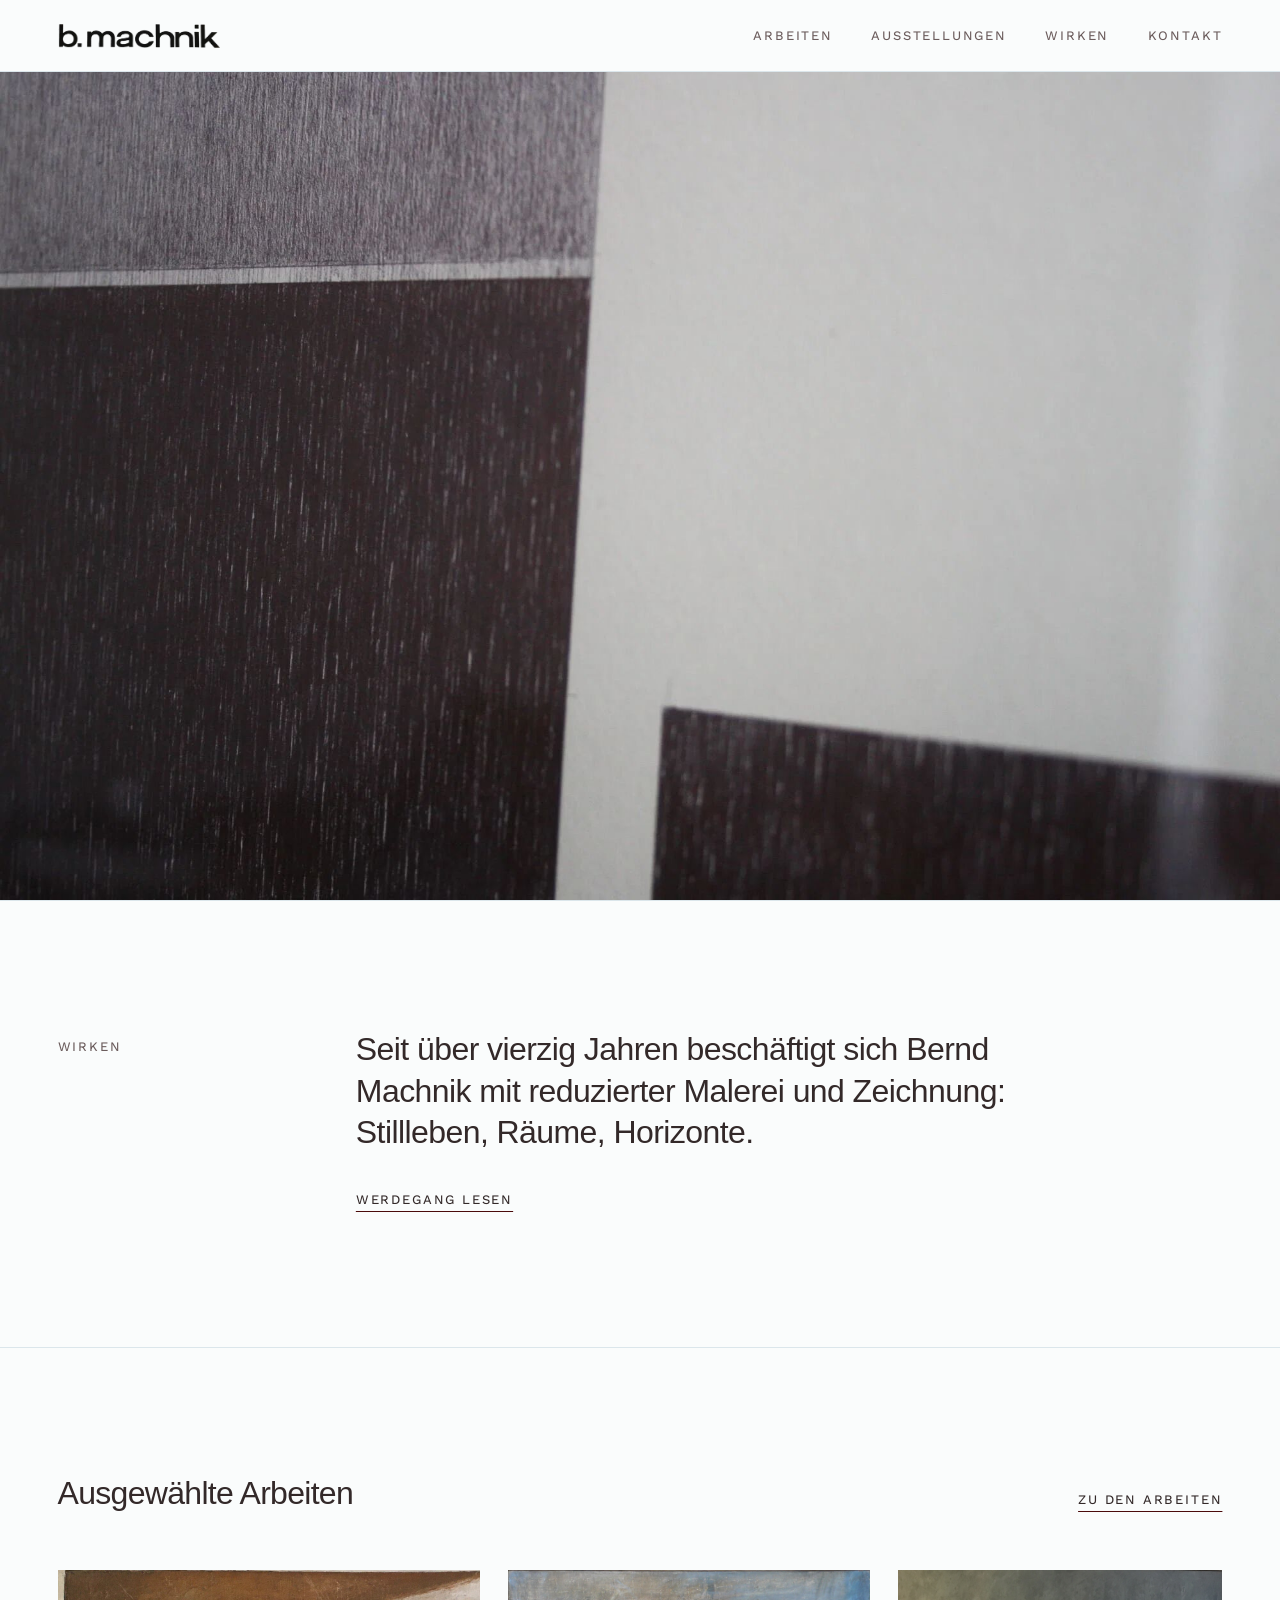
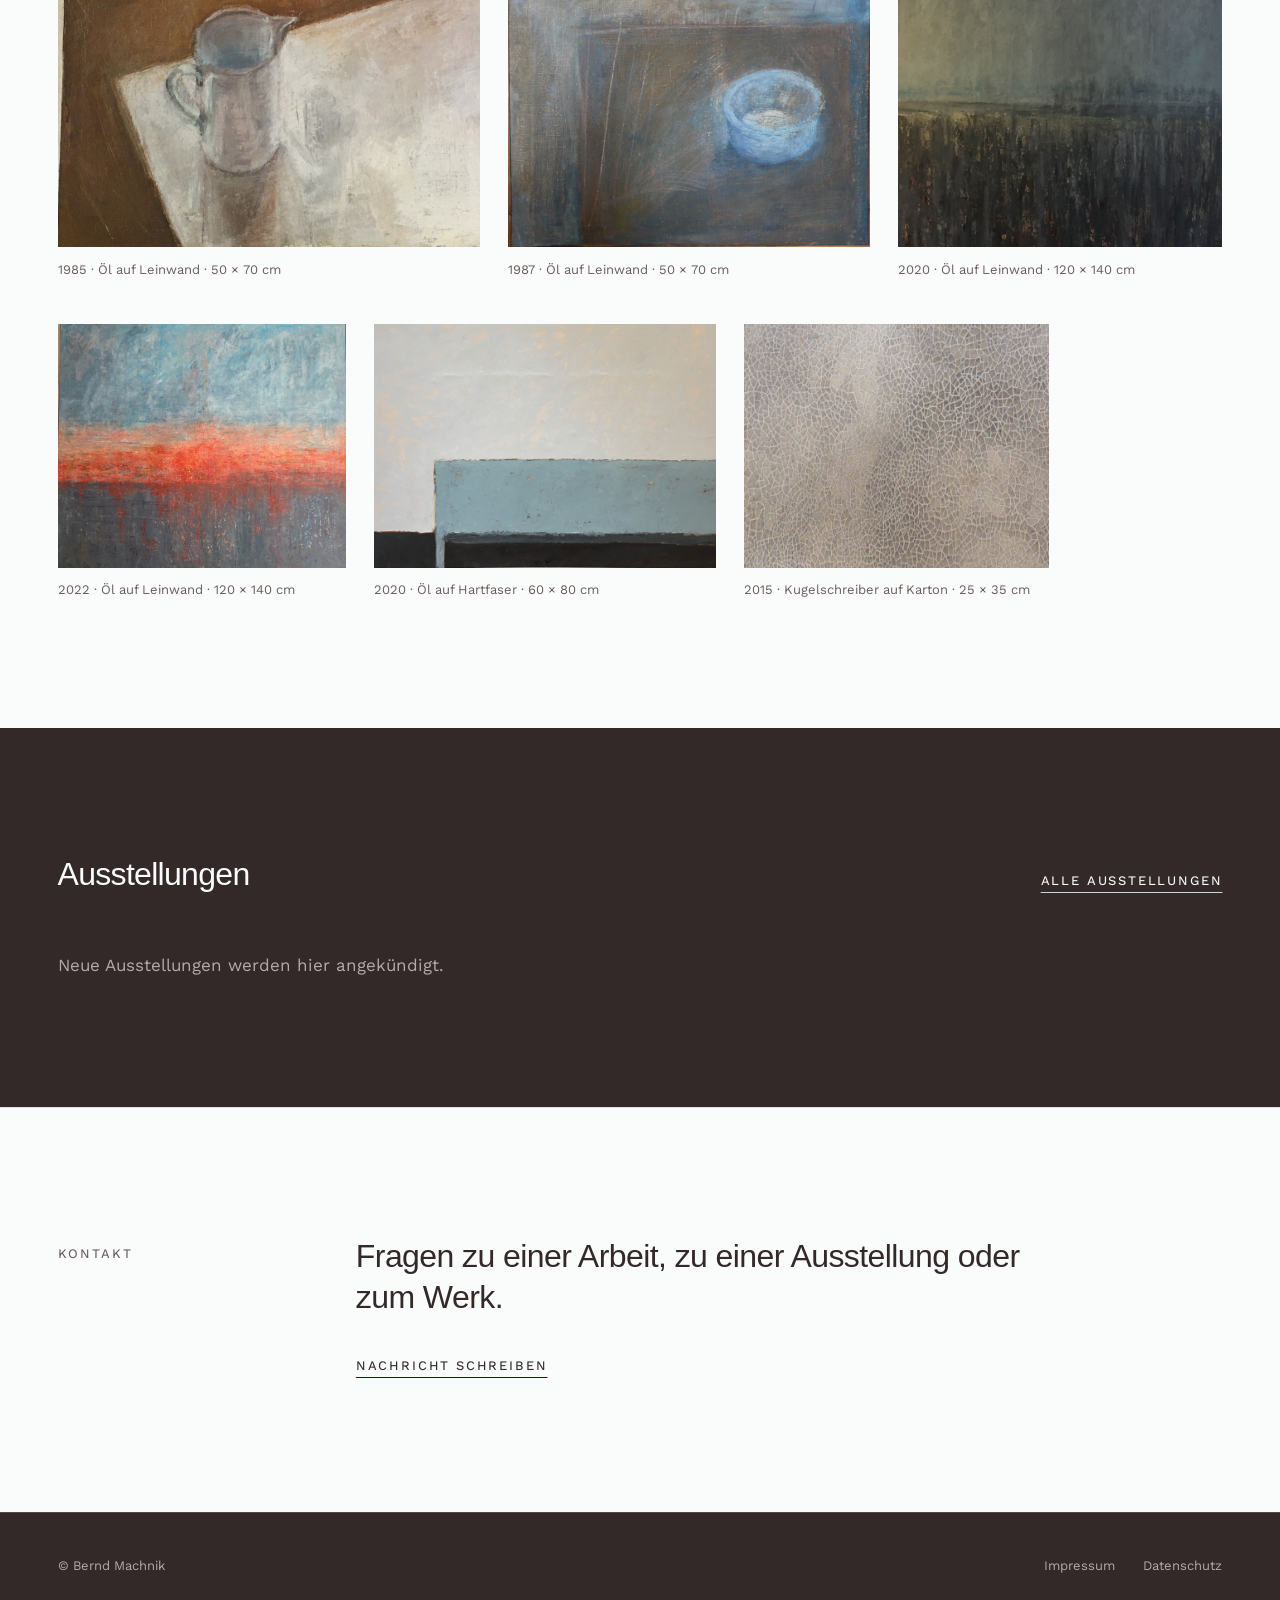
<file: bmachnik/index.html>
<!doctype html>
<html lang="de">
<head>
  <meta charset="utf-8">
  <meta name="viewport" content="width=device-width, initial-scale=1">
  <title>Bernd Machnik – Maler und Zeichner, Wildau bei Berlin</title>
  <meta name="description" content="Bernd Machnik, Maler und Zeichner. Seit über vierzig Jahren reduzierte Malerei und Zeichnung: Stillleben, Räume, Horizonte. Atelier in Wildau bei Berlin.">
  <meta name="theme-color" content="#fafcfc">
  <meta name="robots" content="index, follow, max-image-preview:large">
  <link rel="canonical" href="https://berndmachnik.de/">
  <meta property="og:type" content="website">
  <meta property="og:locale" content="de_DE">
  <meta property="og:site_name" content="b.machnik">
  <meta property="og:title" content="Bernd Machnik – Maler und Zeichner">
  <meta property="og:description" content="Reduzierte Malerei und Zeichnung: Stillleben, Räume, Horizonte.">
  <meta property="og:url" content="https://berndmachnik.de/">
  <meta property="og:image" content="https://berndmachnik.de/bilder/seite/og.jpg">
  <meta name="twitter:card" content="summary_large_image">
  <script type="application/ld+json">
{
  "@context": "https://schema.org",
  "@graph": [
    {
      "@type": "WebSite",
      "@id": "https://berndmachnik.de/#website",
      "url": "https://berndmachnik.de/",
      "name": "Bernd Machnik",
      "alternateName": [
        "b.machnik",
        "Bernd Machnik Maler"
      ],
      "inLanguage": "de",
      "publisher": {
        "@id": "https://berndmachnik.de/#person"
      }
    },
    {
      "@type": "Person",
      "@id": "https://berndmachnik.de/#person",
      "name": "Bernd Machnik",
      "url": "https://berndmachnik.de/",
      "jobTitle": "Maler und Zeichner",
      "description": "Maler und Zeichner. Reduzierte Malerei und Zeichnung: Stillleben, Räume, Horizonte. Atelier in Wildau bei Berlin.",
      "image": "https://berndmachnik.de/bilder/seite/portrait.jpg",
      "workLocation": {
        "@type": "Place",
        "address": {
          "@type": "PostalAddress",
          "addressLocality": "Wildau",
          "addressRegion": "Brandenburg",
          "addressCountry": "DE"
        }
      },
      "alumniOf": [
        {
          "@type": "CollegeOrUniversity",
          "name": "Kunsthochschule Berlin-Weißensee"
        },
        {
          "@type": "CollegeOrUniversity",
          "name": "Ingenieurhochschule Cottbus"
        }
      ],
      "knowsAbout": [
        "Malerei",
        "Zeichnung",
        "Stillleben",
        "Landschaftsmalerei"
      ]
    }
  ]
}
  </script>
  <link rel="icon" href="favicon.ico" sizes="32x32">
  <link rel="icon" href="favicon.svg" type="image/svg+xml">
  <link rel="apple-touch-icon" href="apple-touch-icon.png">
  <link rel="preload" href="fonts/work-sans-latin-wght-normal.woff2" as="font" type="font/woff2" crossorigin>
  <link rel="stylesheet" href="style.css">
  <script>document.documentElement.classList.add("js");</script>
  <script src="daten.js" defer></script>
  <script src="site.js" defer></script>
</head>
<body data-seite="start">
  <a class="sprunglink" href="#inhalt">Zum Inhalt</a>

  <header class="kopf" data-kopf>
    <div class="innen kopf__innen">
      <a class="wortmarke" href="index.html"><img src="bilder/seite/logo.webp" alt="b.machnik – zur Startseite" width="400" height="59"></a>
      <nav class="navigation" aria-label="Hauptnavigation">
        <ul>
          <li><a href="arbeiten.html">Arbeiten</a></li>
          <li><a href="ausstellungen.html">Ausstellungen</a></li>
          <li><a href="wirken.html">Wirken</a></li>
          <li><a href="kontakt.html">Kontakt</a></li>
        </ul>
      </nav>
      <button class="menue-knopf knopf-text" type="button" aria-haspopup="dialog" aria-expanded="false" aria-controls="menue" data-menue-oeffnen>Menü</button>
    </div>
  </header>

  <dialog class="menue" id="menue" aria-label="Menü">
    <div class="innen menue__kopf">
      <a class="wortmarke" href="index.html"><img src="bilder/seite/logo.webp" alt="b.machnik – zur Startseite" width="400" height="59"></a>
      <button class="knopf-text" type="button" data-menue-schliessen>Schließen</button>
    </div>
    <nav class="innen" aria-label="Hauptnavigation">
      <ul>
        <li><a href="arbeiten.html">Arbeiten</a></li>
        <li><a href="ausstellungen.html">Ausstellungen</a></li>
        <li><a href="wirken.html">Wirken</a></li>
        <li><a href="kontakt.html">Kontakt</a></li>
      </ul>
    </nav>
  </dialog>

  <main id="inhalt">
    <section class="hero dunkel" aria-labelledby="hero-titel">
      <div class="hero__buehne" data-hero aria-hidden="true"></div>
      <div class="innen hero__text">
        <h1 id="hero-titel" class="unsichtbar">Bernd Machnik – Malerei und Zeichnung</h1>
      </div>
    </section>

    <section class="abschnitt" aria-labelledby="wirken-titel">
      <div class="innen teaser">
        <h2 id="wirken-titel" class="etikett">Wirken</h2>
        <div class="teaser__inhalt">
          <p class="teaser__satz">Seit über vierzig Jahren beschäftigt sich Bernd Machnik mit reduzierter Malerei und Zeichnung: Stillleben, Räume, Horizonte.</p>
          <a class="verweis" href="wirken.html">Werdegang lesen</a>
        </div>
      </div>
    </section>

    <section class="abschnitt" aria-labelledby="arbeiten-titel">
      <div class="innen">
        <div class="abschnitt__kopf">
          <h2 id="arbeiten-titel">Ausgewählte Arbeiten</h2>
          <a class="verweis" href="arbeiten.html">Zu den Arbeiten</a>
        </div>
        <ul class="raster" data-start-werke></ul>
        <noscript><p class="hinweis">Die Werkauswahl wird mit JavaScript angezeigt.</p></noscript>
      </div>
    </section>

    <section class="abschnitt dunkel" aria-labelledby="ausstellungen-titel">
      <div class="innen">
        <div class="abschnitt__kopf">
          <h2 id="ausstellungen-titel">Ausstellungen</h2>
          <a class="verweis" href="ausstellungen.html">Alle Ausstellungen</a>
        </div>
        <div data-start-ausstellungen></div>
      </div>
    </section>

    <section class="abschnitt" aria-labelledby="kontakt-titel">
      <div class="innen teaser">
        <h2 id="kontakt-titel" class="etikett">Kontakt</h2>
        <div class="teaser__inhalt">
          <p class="teaser__satz">Fragen zu einer Arbeit, zu einer Ausstellung oder zum Werk.</p>
          <a class="verweis" href="kontakt.html">Nachricht schreiben</a>
        </div>
      </div>
    </section>
  </main>

  <footer class="fuss dunkel">
    <div class="innen fuss__innen">
      <p>© Bernd Machnik</p>
      <ul>
        <li><a href="impressum.html">Impressum</a></li>
        <li><a href="impressum.html#datenschutz">Datenschutz</a></li>
      </ul>
    </div>
  </footer>
</body>
</html>
</file>
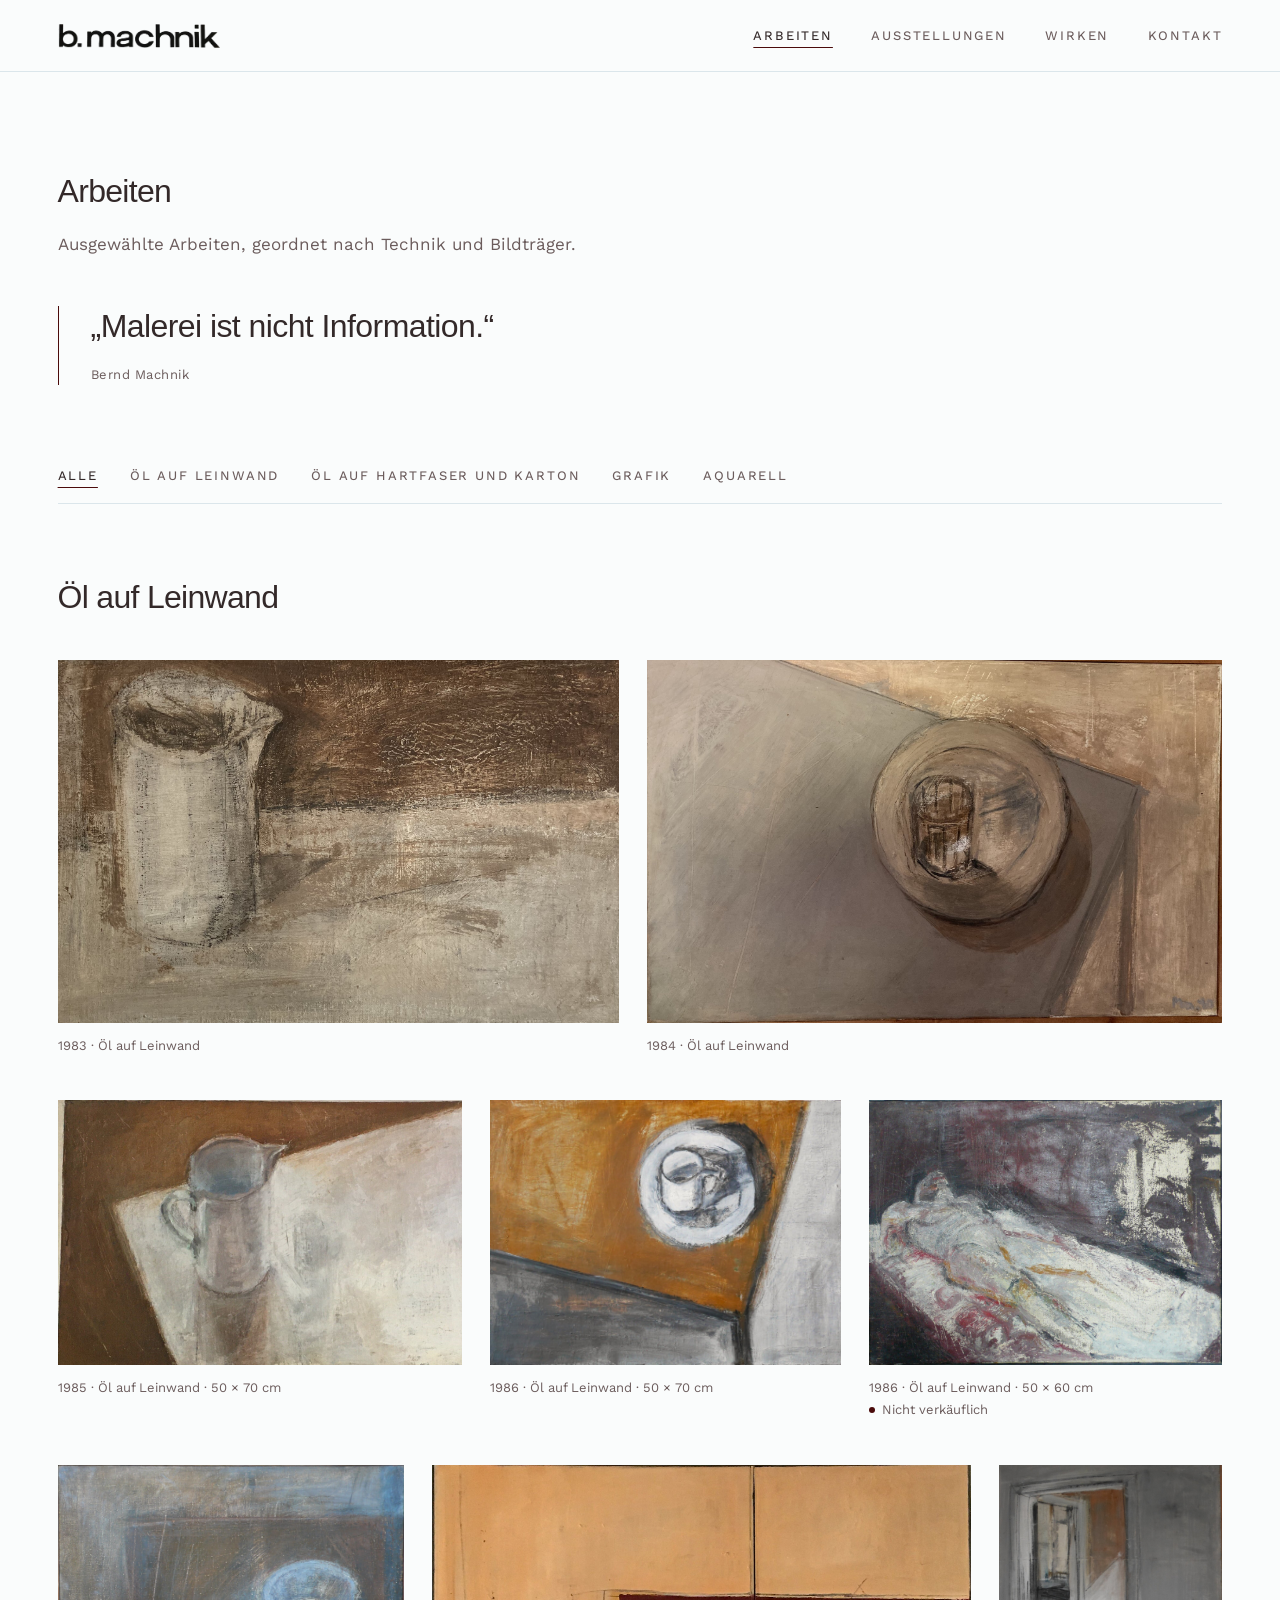
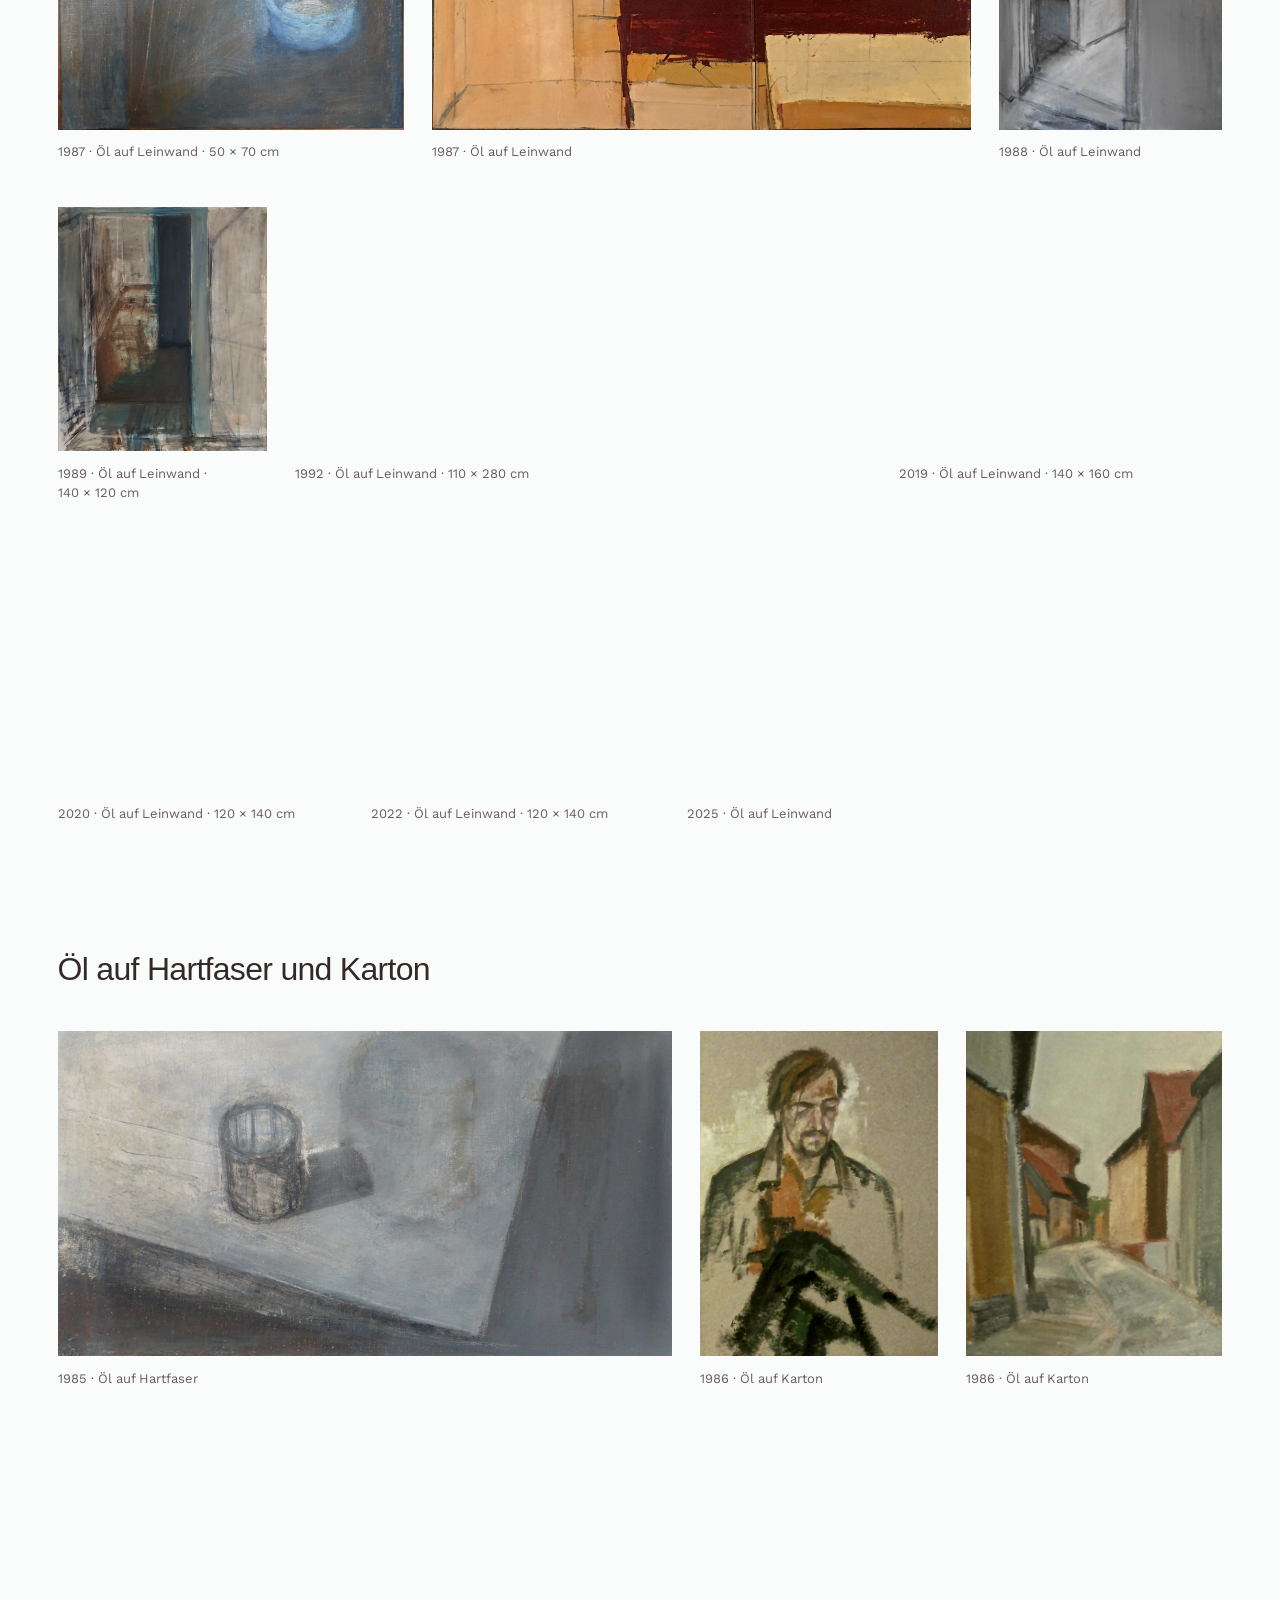
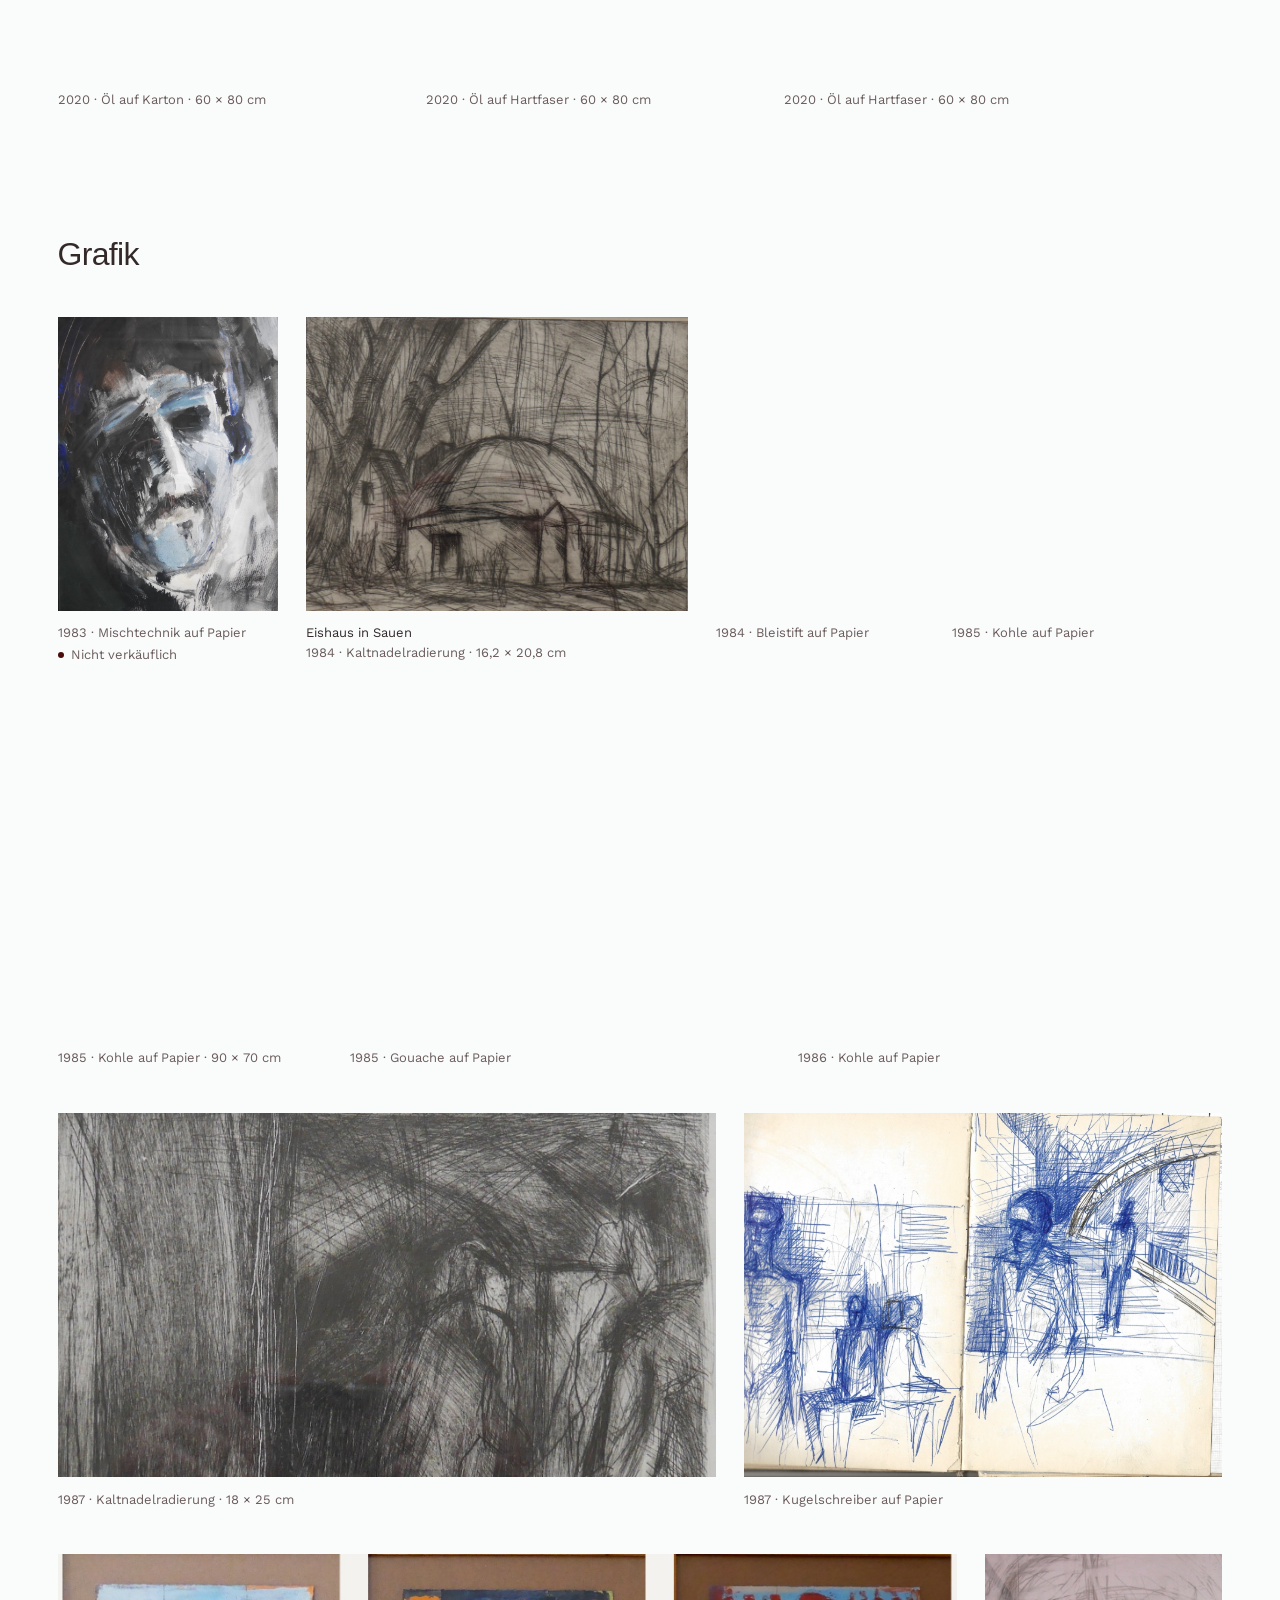
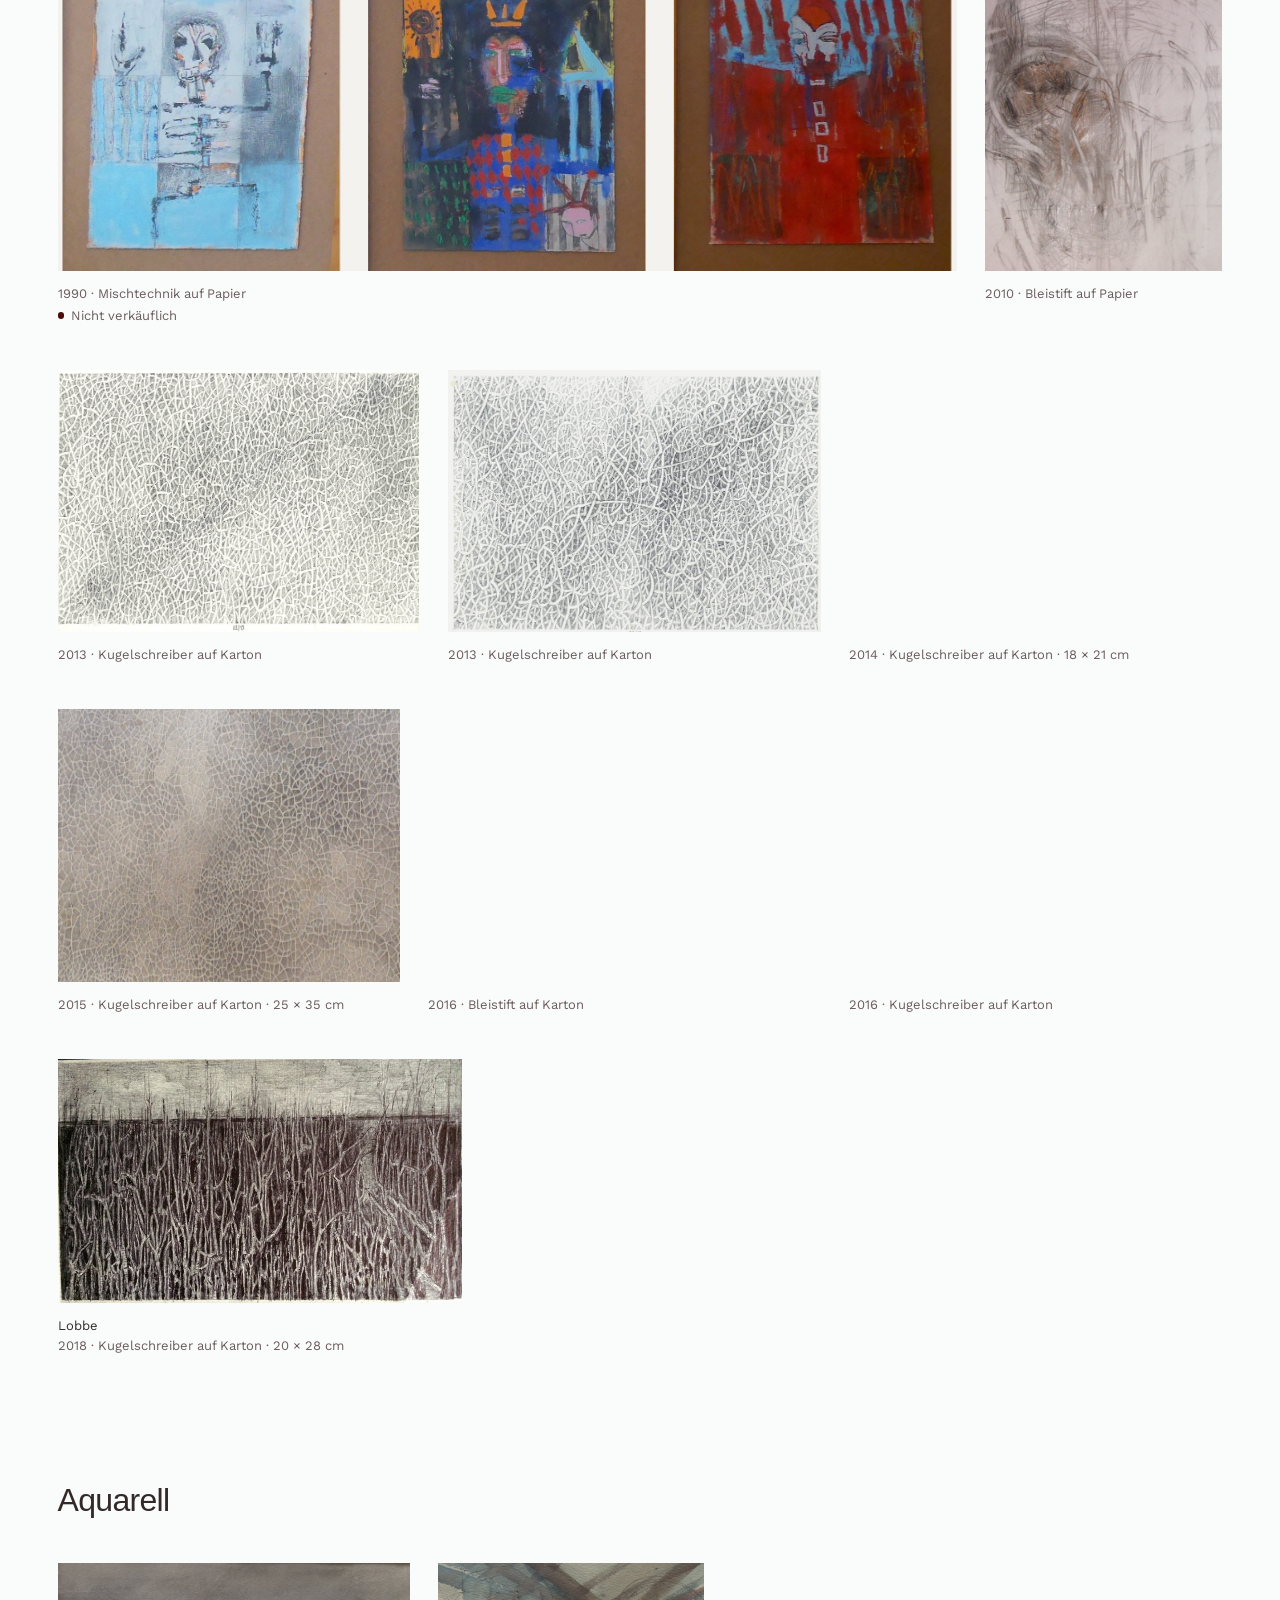
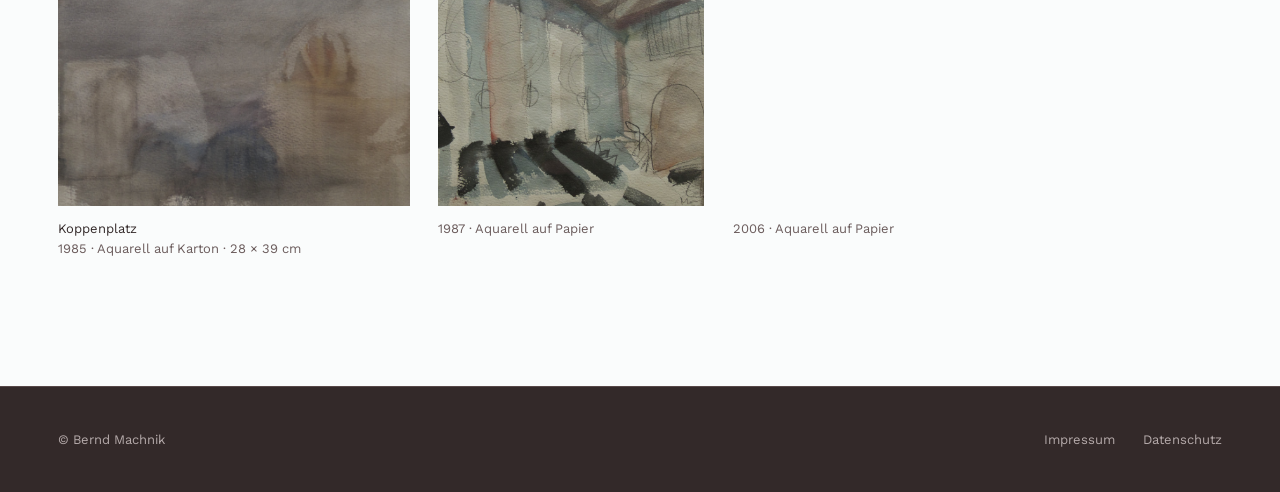
<file: bmachnik/arbeiten.html>
<!doctype html>
<html lang="de">
<head>
  <meta charset="utf-8">
  <meta name="viewport" content="width=device-width, initial-scale=1">
  <title>Arbeiten – Bernd Machnik, Malerei und Grafik</title>
  <meta name="description" content="Ausgewählte Arbeiten von Bernd Machnik: Öl auf Leinwand, Öl auf Hartfaser und Karton, Grafik, Aquarell.">
  <meta name="theme-color" content="#fafcfc">
  <meta name="robots" content="index, follow, max-image-preview:large">
  <link rel="canonical" href="https://berndmachnik.de/arbeiten.html">
  <meta property="og:type" content="website">
  <meta property="og:locale" content="de_DE">
  <meta property="og:site_name" content="b.machnik">
  <meta property="og:title" content="Arbeiten – Bernd Machnik">
  <meta property="og:description" content="Ausgewählte Arbeiten: Malerei und Grafik.">
  <meta property="og:url" content="https://berndmachnik.de/arbeiten.html">
  <meta property="og:image" content="https://berndmachnik.de/bilder/seite/og.jpg">
  <meta name="twitter:card" content="summary_large_image">
  <link rel="icon" href="favicon.ico" sizes="32x32">
  <link rel="icon" href="favicon.svg" type="image/svg+xml">
  <link rel="apple-touch-icon" href="apple-touch-icon.png">
  <link rel="preload" href="fonts/work-sans-latin-wght-normal.woff2" as="font" type="font/woff2" crossorigin>
  <link rel="stylesheet" href="style.css">
  <script>document.documentElement.classList.add("js");</script>
  <script src="daten.js" defer></script>
  <script src="site.js" defer></script>
</head>
<body data-seite="arbeiten">
  <a class="sprunglink" href="#inhalt">Zum Inhalt</a>

  <header class="kopf" data-kopf>
    <div class="innen kopf__innen">
      <a class="wortmarke" href="index.html"><img src="bilder/seite/logo.webp" alt="b.machnik – zur Startseite" width="400" height="59"></a>
      <nav class="navigation" aria-label="Hauptnavigation">
        <ul>
          <li><a href="arbeiten.html" aria-current="page">Arbeiten</a></li>
          <li><a href="ausstellungen.html">Ausstellungen</a></li>
          <li><a href="wirken.html">Wirken</a></li>
          <li><a href="kontakt.html">Kontakt</a></li>
        </ul>
      </nav>
      <button class="menue-knopf knopf-text" type="button" aria-haspopup="dialog" aria-expanded="false" aria-controls="menue" data-menue-oeffnen>Menü</button>
    </div>
  </header>

  <dialog class="menue" id="menue" aria-label="Menü">
    <div class="innen menue__kopf">
      <a class="wortmarke" href="index.html"><img src="bilder/seite/logo.webp" alt="b.machnik – zur Startseite" width="400" height="59"></a>
      <button class="knopf-text" type="button" data-menue-schliessen>Schließen</button>
    </div>
    <nav class="innen" aria-label="Hauptnavigation">
      <ul>
        <li><a href="arbeiten.html" aria-current="page">Arbeiten</a></li>
        <li><a href="ausstellungen.html">Ausstellungen</a></li>
        <li><a href="wirken.html">Wirken</a></li>
        <li><a href="kontakt.html">Kontakt</a></li>
      </ul>
    </nav>
  </dialog>

  <main id="inhalt" class="seite innen">
    <header class="seitenkopf">
      <h1>Arbeiten</h1>
      <p>Ausgewählte Arbeiten, geordnet nach Technik und Bildträger.</p>
      <figure class="zitat">
        <blockquote>
          <p>„Malerei ist nicht Information.“</p>
        </blockquote>
        <figcaption>Bernd Machnik</figcaption>
      </figure>
    </header>

    <div class="filter" role="group" aria-label="Nach Serie filtern" data-filter></div>
    <div class="katalog" data-katalog></div>
    <noscript><p class="hinweis">Die Arbeiten werden mit JavaScript angezeigt.</p></noscript>
  </main>

  <dialog class="lightbox dunkel" aria-label="Werkansicht" data-lightbox>
    <div class="lightbox__buehne" data-lightbox-buehne></div>
    <div class="lightbox__leiste">
      <p class="lightbox__angabe" aria-live="polite" data-lightbox-angabe></p>
      <p class="lightbox__zaehler" data-lightbox-zaehler></p>
      <div class="lightbox__steuerung">
        <button class="knopf-text" type="button" data-lightbox-zurueck>Zurück</button>
        <button class="knopf-text" type="button" data-lightbox-weiter>Weiter</button>
        <button class="knopf-text" type="button" data-lightbox-schliessen>Schließen</button>
      </div>
    </div>
  </dialog>

  <footer class="fuss dunkel">
    <div class="innen fuss__innen">
      <p>© Bernd Machnik</p>
      <ul>
        <li><a href="impressum.html">Impressum</a></li>
        <li><a href="impressum.html#datenschutz">Datenschutz</a></li>
      </ul>
    </div>
  </footer>
</body>
</html>
</file>
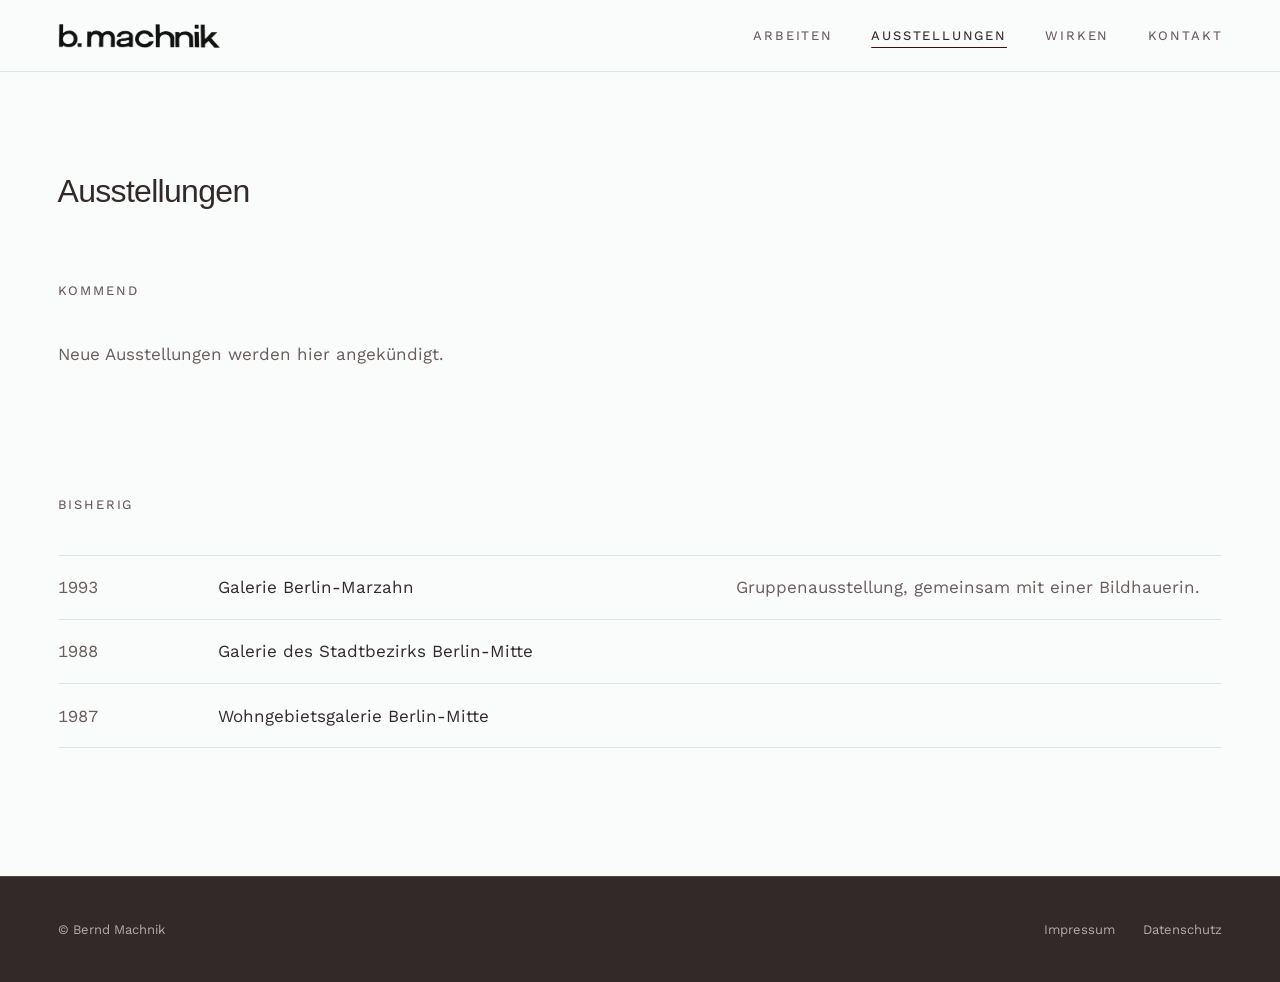
<file: bmachnik/ausstellungen.html>
<!doctype html>
<html lang="de">
<head>
  <meta charset="utf-8">
  <meta name="viewport" content="width=device-width, initial-scale=1">
  <title>Ausstellungen – Bernd Machnik</title>
  <meta name="description" content="Ausstellungen von Bernd Machnik: bisherige Ausstellungen in Berlin-Mitte und Berlin-Marzahn. Neue Ausstellungen werden hier angekündigt.">
  <meta name="theme-color" content="#fafcfc">
  <meta name="robots" content="index, follow, max-image-preview:large">
  <link rel="canonical" href="https://berndmachnik.de/ausstellungen.html">
  <meta property="og:type" content="website">
  <meta property="og:locale" content="de_DE">
  <meta property="og:site_name" content="b.machnik">
  <meta property="og:title" content="Ausstellungen – Bernd Machnik">
  <meta property="og:description" content="Bisherige Ausstellungen. Neue Ausstellungen werden hier angekündigt.">
  <meta property="og:url" content="https://berndmachnik.de/ausstellungen.html">
  <meta property="og:image" content="https://berndmachnik.de/bilder/seite/og.jpg">
  <meta name="twitter:card" content="summary_large_image">
  <link rel="icon" href="favicon.ico" sizes="32x32">
  <link rel="icon" href="favicon.svg" type="image/svg+xml">
  <link rel="apple-touch-icon" href="apple-touch-icon.png">
  <link rel="preload" href="fonts/work-sans-latin-wght-normal.woff2" as="font" type="font/woff2" crossorigin>
  <link rel="stylesheet" href="style.css">
  <script>document.documentElement.classList.add("js");</script>
  <script src="daten.js" defer></script>
  <script src="site.js" defer></script>
</head>
<body data-seite="ausstellungen">
  <a class="sprunglink" href="#inhalt">Zum Inhalt</a>

  <header class="kopf" data-kopf>
    <div class="innen kopf__innen">
      <a class="wortmarke" href="index.html"><img src="bilder/seite/logo.webp" alt="b.machnik – zur Startseite" width="400" height="59"></a>
      <nav class="navigation" aria-label="Hauptnavigation">
        <ul>
          <li><a href="arbeiten.html">Arbeiten</a></li>
          <li><a href="ausstellungen.html" aria-current="page">Ausstellungen</a></li>
          <li><a href="wirken.html">Wirken</a></li>
          <li><a href="kontakt.html">Kontakt</a></li>
        </ul>
      </nav>
      <button class="menue-knopf knopf-text" type="button" aria-haspopup="dialog" aria-expanded="false" aria-controls="menue" data-menue-oeffnen>Menü</button>
    </div>
  </header>

  <dialog class="menue" id="menue" aria-label="Menü">
    <div class="innen menue__kopf">
      <a class="wortmarke" href="index.html"><img src="bilder/seite/logo.webp" alt="b.machnik – zur Startseite" width="400" height="59"></a>
      <button class="knopf-text" type="button" data-menue-schliessen>Schließen</button>
    </div>
    <nav class="innen" aria-label="Hauptnavigation">
      <ul>
        <li><a href="arbeiten.html">Arbeiten</a></li>
        <li><a href="ausstellungen.html" aria-current="page">Ausstellungen</a></li>
        <li><a href="wirken.html">Wirken</a></li>
        <li><a href="kontakt.html">Kontakt</a></li>
      </ul>
    </nav>
  </dialog>

  <main id="inhalt" class="seite innen">
    <header class="seitenkopf">
      <h1>Ausstellungen</h1>
    </header>

    <section class="gruppe" aria-labelledby="kommend-titel">
      <h2 id="kommend-titel" class="etikett">Kommend</h2>
      <div data-kommend></div>
    </section>

    <section class="gruppe" aria-labelledby="bisherig-titel">
      <h2 id="bisherig-titel" class="etikett">Bisherig</h2>
      <ol class="register" data-bisherig></ol>
    </section>

    <noscript><p class="hinweis">Die Ausstellungen werden mit JavaScript angezeigt.</p></noscript>
  </main>

  <footer class="fuss dunkel">
    <div class="innen fuss__innen">
      <p>© Bernd Machnik</p>
      <ul>
        <li><a href="impressum.html">Impressum</a></li>
        <li><a href="impressum.html#datenschutz">Datenschutz</a></li>
      </ul>
    </div>
  </footer>
</body>
</html>
</file>
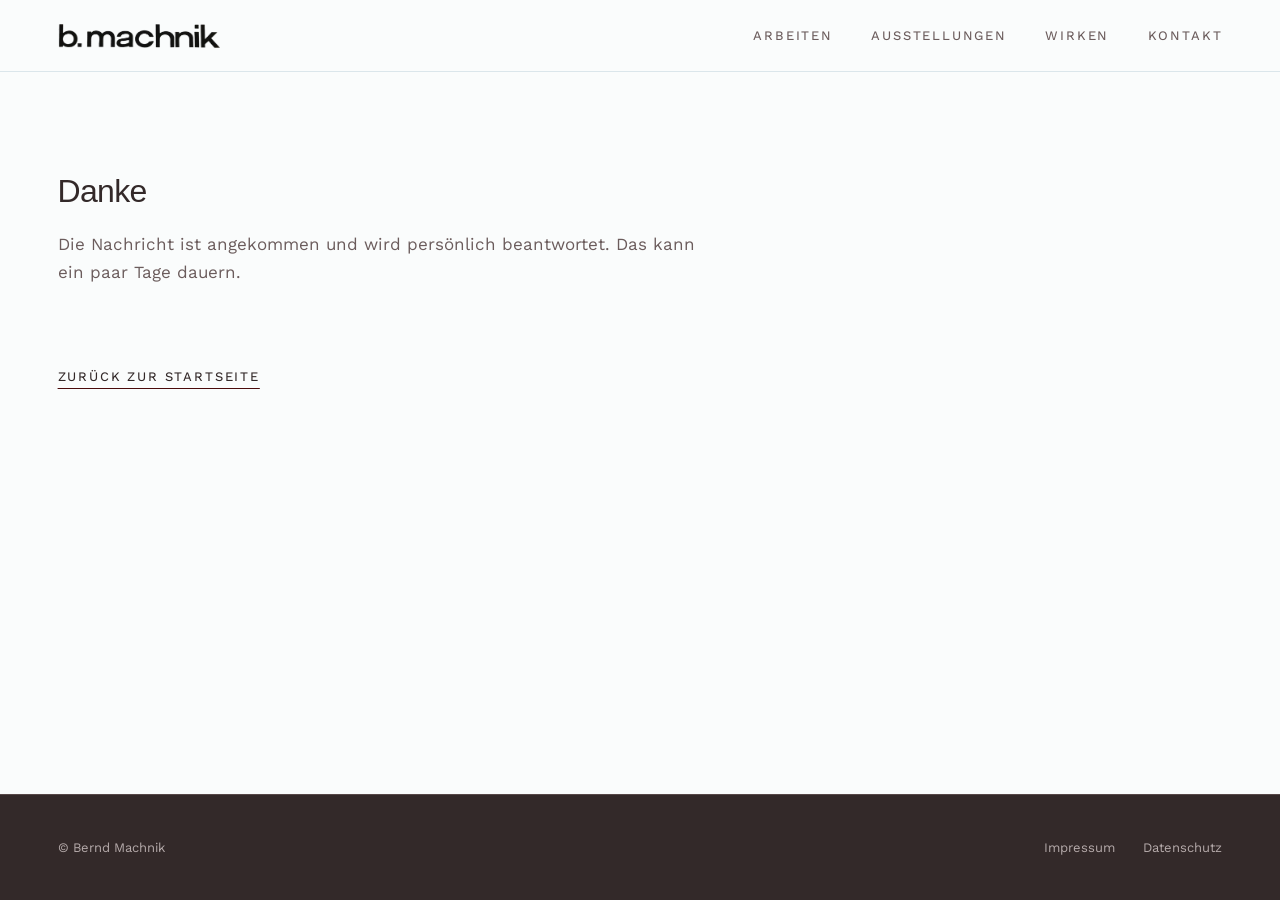
<file: bmachnik/danke.html>
<!doctype html>
<html lang="de">
<head>
  <meta charset="utf-8">
  <meta name="viewport" content="width=device-width, initial-scale=1">
  <title>Danke – Bernd Machnik</title>
  <meta name="description" content="Ihre Nachricht an Bernd Machnik ist angekommen.">
  <meta name="theme-color" content="#fafcfc">
  <meta name="robots" content="noindex">
  <link rel="canonical" href="https://berndmachnik.de/danke.html">
  <meta property="og:type" content="website">
  <meta property="og:locale" content="de_DE">
  <meta property="og:site_name" content="b.machnik">
  <meta property="og:title" content="Danke – Bernd Machnik">
  <meta property="og:description" content="Ihre Nachricht an Bernd Machnik ist angekommen.">
  <meta property="og:url" content="https://berndmachnik.de/danke.html">
  <meta property="og:image" content="https://berndmachnik.de/bilder/seite/og.jpg">
  <meta name="twitter:card" content="summary_large_image">
  <link rel="icon" href="favicon.ico" sizes="32x32">
  <link rel="icon" href="favicon.svg" type="image/svg+xml">
  <link rel="apple-touch-icon" href="apple-touch-icon.png">
  <link rel="preload" href="fonts/work-sans-latin-wght-normal.woff2" as="font" type="font/woff2" crossorigin>
  <link rel="stylesheet" href="style.css">
  <script>document.documentElement.classList.add("js");</script>
  <script src="daten.js" defer></script>
  <script src="site.js" defer></script>
</head>
<body data-seite="danke">
  <a class="sprunglink" href="#inhalt">Zum Inhalt</a>

  <header class="kopf" data-kopf>
    <div class="innen kopf__innen">
      <a class="wortmarke" href="index.html"><img src="bilder/seite/logo.webp" alt="b.machnik – zur Startseite" width="400" height="59"></a>
      <nav class="navigation" aria-label="Hauptnavigation">
        <ul>
          <li><a href="arbeiten.html">Arbeiten</a></li>
          <li><a href="ausstellungen.html">Ausstellungen</a></li>
          <li><a href="wirken.html">Wirken</a></li>
          <li><a href="kontakt.html">Kontakt</a></li>
        </ul>
      </nav>
      <button class="menue-knopf knopf-text" type="button" aria-haspopup="dialog" aria-expanded="false" aria-controls="menue" data-menue-oeffnen>Menü</button>
    </div>
  </header>

  <dialog class="menue" id="menue" aria-label="Menü">
    <div class="innen menue__kopf">
      <a class="wortmarke" href="index.html"><img src="bilder/seite/logo.webp" alt="b.machnik – zur Startseite" width="400" height="59"></a>
      <button class="knopf-text" type="button" data-menue-schliessen>Schließen</button>
    </div>
    <nav class="innen" aria-label="Hauptnavigation">
      <ul>
        <li><a href="arbeiten.html">Arbeiten</a></li>
        <li><a href="ausstellungen.html">Ausstellungen</a></li>
        <li><a href="wirken.html">Wirken</a></li>
        <li><a href="kontakt.html">Kontakt</a></li>
      </ul>
    </nav>
  </dialog>

  <main id="inhalt" class="seite innen">
    <header class="seitenkopf">
      <h1>Danke</h1>
      <p>Die Nachricht ist angekommen und wird persönlich beantwortet. Das kann
        ein paar Tage dauern.</p>
    </header>
    <p><a class="verweis" href="index.html">Zurück zur Startseite</a></p>
  </main>

  <footer class="fuss dunkel">
    <div class="innen fuss__innen">
      <p>© Bernd Machnik</p>
      <ul>
        <li><a href="impressum.html">Impressum</a></li>
        <li><a href="impressum.html#datenschutz">Datenschutz</a></li>
      </ul>
    </div>
  </footer>
</body>
</html>
</file>
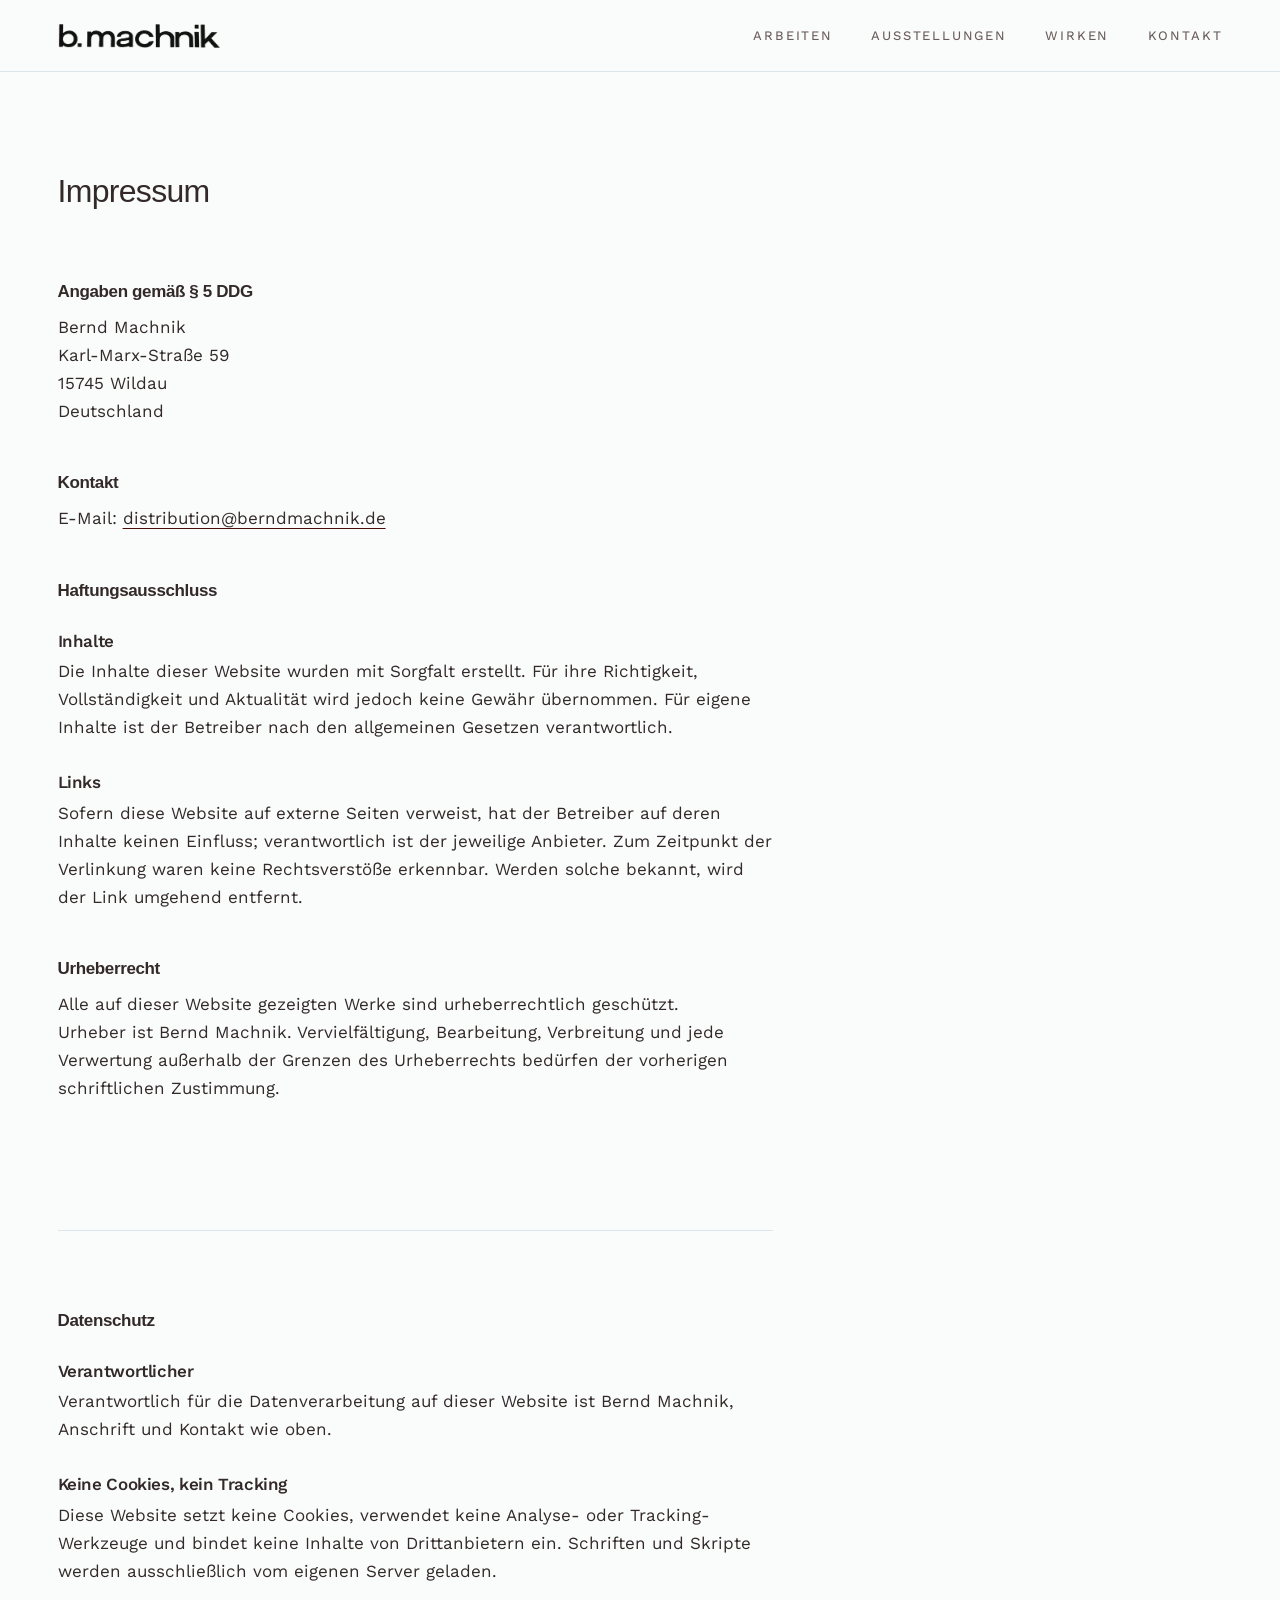
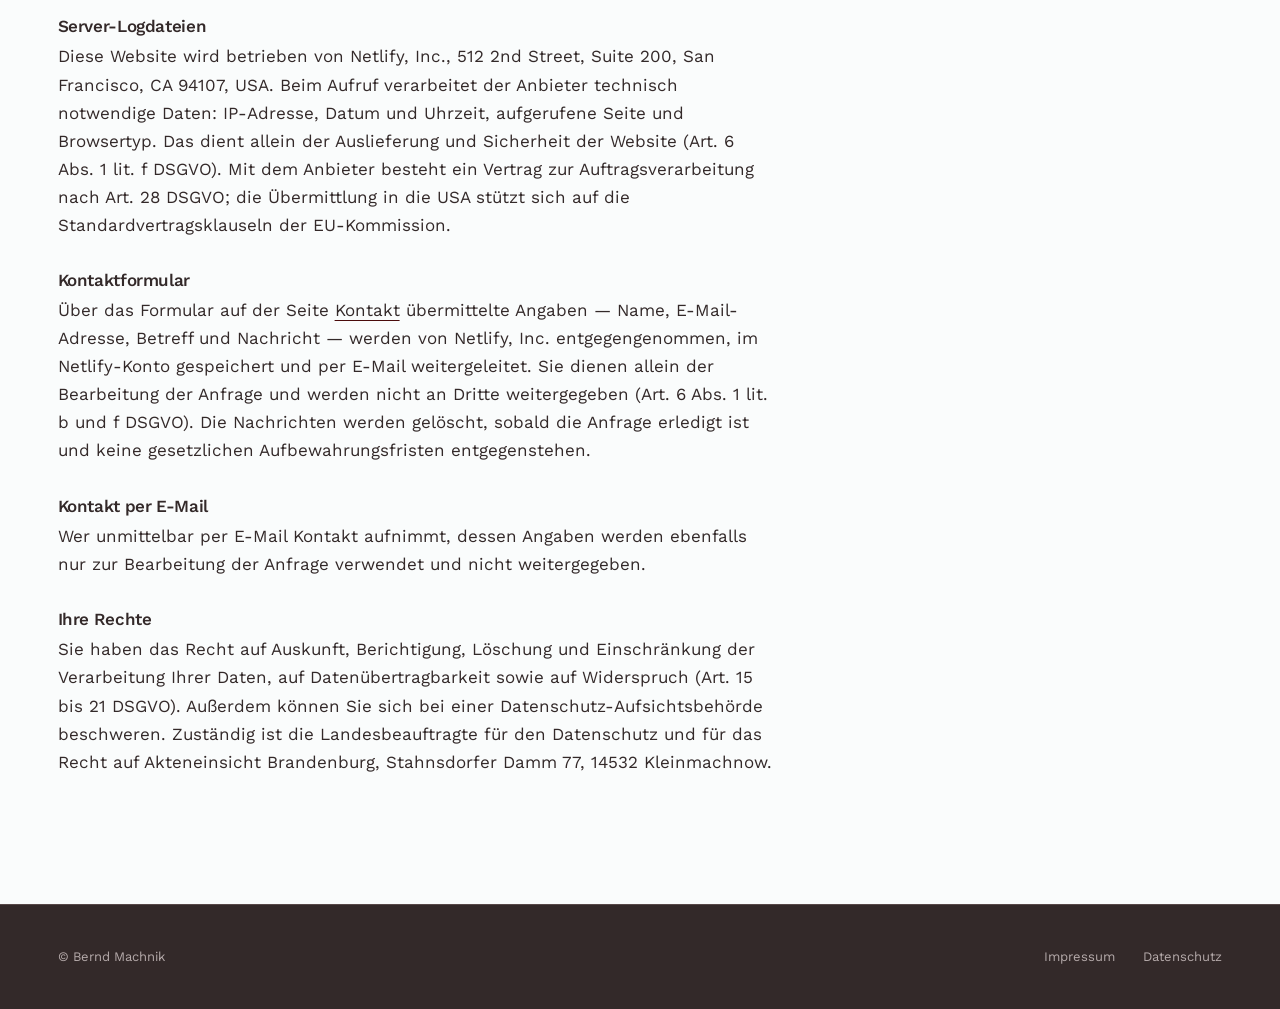
<file: bmachnik/impressum.html>
<!doctype html>
<html lang="de">
<head>
  <meta charset="utf-8">
  <meta name="viewport" content="width=device-width, initial-scale=1">
  <title>Impressum und Datenschutz – Bernd Machnik</title>
  <meta name="description" content="Impressum und Datenschutzhinweise der Website von Bernd Machnik. Keine Cookies, kein Tracking.">
  <meta name="theme-color" content="#fafcfc">
  <link rel="canonical" href="https://berndmachnik.de/impressum.html">
  <meta property="og:type" content="website">
  <meta property="og:locale" content="de_DE">
  <meta property="og:site_name" content="b.machnik">
  <meta property="og:title" content="Impressum – Bernd Machnik">
  <meta property="og:description" content="Impressum und Datenschutz.">
  <meta property="og:url" content="https://berndmachnik.de/impressum.html">
  <meta property="og:image" content="https://berndmachnik.de/bilder/seite/og.jpg">
  <meta name="twitter:card" content="summary_large_image">
  <link rel="icon" href="favicon.ico" sizes="32x32">
  <link rel="icon" href="favicon.svg" type="image/svg+xml">
  <link rel="apple-touch-icon" href="apple-touch-icon.png">
  <link rel="preload" href="fonts/work-sans-latin-wght-normal.woff2" as="font" type="font/woff2" crossorigin>
  <link rel="stylesheet" href="style.css">
  <script>document.documentElement.classList.add("js");</script>
  <script src="daten.js" defer></script>
  <script src="site.js" defer></script>
</head>
<body data-seite="impressum">
  <a class="sprunglink" href="#inhalt">Zum Inhalt</a>

  <header class="kopf" data-kopf>
    <div class="innen kopf__innen">
      <a class="wortmarke" href="index.html"><img src="bilder/seite/logo.webp" alt="b.machnik – zur Startseite" width="400" height="59"></a>
      <nav class="navigation" aria-label="Hauptnavigation">
        <ul>
          <li><a href="arbeiten.html">Arbeiten</a></li>
          <li><a href="ausstellungen.html">Ausstellungen</a></li>
          <li><a href="wirken.html">Wirken</a></li>
          <li><a href="kontakt.html">Kontakt</a></li>
        </ul>
      </nav>
      <button class="menue-knopf knopf-text" type="button" aria-haspopup="dialog" aria-expanded="false" aria-controls="menue" data-menue-oeffnen>Menü</button>
    </div>
  </header>

  <dialog class="menue" id="menue" aria-label="Menü">
    <div class="innen menue__kopf">
      <a class="wortmarke" href="index.html"><img src="bilder/seite/logo.webp" alt="b.machnik – zur Startseite" width="400" height="59"></a>
      <button class="knopf-text" type="button" data-menue-schliessen>Schließen</button>
    </div>
    <nav class="innen" aria-label="Hauptnavigation">
      <ul>
        <li><a href="arbeiten.html">Arbeiten</a></li>
        <li><a href="ausstellungen.html">Ausstellungen</a></li>
        <li><a href="wirken.html">Wirken</a></li>
        <li><a href="kontakt.html">Kontakt</a></li>
      </ul>
    </nav>
  </dialog>

  <main id="inhalt" class="seite innen">
    <header class="seitenkopf">
      <h1>Impressum</h1>
    </header>

    <div class="rechtstext">
      <section>
        <h2>Angaben gemäß § 5 DDG</h2>
        <p>
          Bernd Machnik<br>
          Karl-Marx-Straße 59<br>
          15745 Wildau<br>
          Deutschland
        </p>
      </section>

      <section>
        <h2>Kontakt</h2>
        <p>
          E-Mail: <a href="mailto:distribution@berndmachnik.de">distribution@berndmachnik.de</a>
        </p>
      </section>

      <section>
        <h2>Haftungsausschluss</h2>
        <h3>Inhalte</h3>
        <p>Die Inhalte dieser Website wurden mit Sorgfalt erstellt. Für ihre Richtigkeit, Vollständigkeit und Aktualität wird jedoch keine Gewähr übernommen. Für eigene Inhalte ist der Betreiber nach den allgemeinen Gesetzen verantwortlich.</p>
        <h3>Links</h3>
        <p>Sofern diese Website auf externe Seiten verweist, hat der Betreiber auf deren Inhalte keinen Einfluss; verantwortlich ist der jeweilige Anbieter. Zum Zeitpunkt der Verlinkung waren keine Rechtsverstöße erkennbar. Werden solche bekannt, wird der Link umgehend entfernt.</p>
      </section>

      <section>
        <h2>Urheberrecht</h2>
        <p>Alle auf dieser Website gezeigten Werke sind urheberrechtlich geschützt. Urheber ist Bernd Machnik. Vervielfältigung, Bearbeitung, Verbreitung und jede Verwertung außerhalb der Grenzen des Urheberrechts bedürfen der vorherigen schriftlichen Zustimmung.</p>
      </section>

      <section id="datenschutz">
        <h2>Datenschutz</h2>
        <h3>Verantwortlicher</h3>
        <p>Verantwortlich für die Datenverarbeitung auf dieser Website ist Bernd Machnik, Anschrift und Kontakt wie oben.</p>

        <h3>Keine Cookies, kein Tracking</h3>
        <p>Diese Website setzt keine Cookies, verwendet keine Analyse- oder Tracking-Werkzeuge und bindet keine Inhalte von Drittanbietern ein. Schriften und Skripte werden ausschließlich vom eigenen Server geladen.</p>

        <h3>Server-Logdateien</h3>
        <p>Diese Website wird betrieben von Netlify, Inc., 512 2nd Street, Suite 200, San Francisco, CA 94107, USA. Beim Aufruf verarbeitet der Anbieter technisch notwendige Daten: IP-Adresse, Datum und Uhrzeit, aufgerufene Seite und Browsertyp. Das dient allein der Auslieferung und Sicherheit der Website (Art. 6 Abs. 1 lit. f DSGVO). Mit dem Anbieter besteht ein Vertrag zur Auftragsverarbeitung nach Art. 28 DSGVO; die Übermittlung in die USA stützt sich auf die Standardvertragsklauseln der EU-Kommission.</p>
        <!-- OFFEN: Netlify-DPA gilt laut Netlify über die AGB (netlify.com/gdpr-ccpa); Kopie als PDF ablegen. Löschfrist der Logdateien ergänzen. -->

        <h3>Kontaktformular</h3>
        <p>Über das Formular auf der Seite <a href="kontakt.html">Kontakt</a> übermittelte Angaben — Name, E-Mail-Adresse, Betreff und Nachricht — werden von Netlify, Inc. entgegengenommen, im Netlify-Konto gespeichert und per E-Mail weitergeleitet. Sie dienen allein der Bearbeitung der Anfrage und werden nicht an Dritte weitergegeben (Art. 6 Abs. 1 lit. b und f DSGVO). Die Nachrichten werden gelöscht, sobald die Anfrage erledigt ist und keine gesetzlichen Aufbewahrungsfristen entgegenstehen.</p>

        <h3>Kontakt per E-Mail</h3>
        <p>Wer unmittelbar per E-Mail Kontakt aufnimmt, dessen Angaben werden ebenfalls nur zur Bearbeitung der Anfrage verwendet und nicht weitergegeben.</p>

        <h3>Ihre Rechte</h3>
        <p>Sie haben das Recht auf Auskunft, Berichtigung, Löschung und Einschränkung der Verarbeitung Ihrer Daten, auf Datenübertragbarkeit sowie auf Widerspruch (Art. 15 bis 21 DSGVO). Außerdem können Sie sich bei einer Datenschutz-Aufsichtsbehörde beschweren. Zuständig ist die Landesbeauftragte für den Datenschutz und für das Recht auf Akteneinsicht Brandenburg, Stahnsdorfer Damm 77, 14532 Kleinmachnow.</p>
        <!-- OFFEN: Datenschutztext einmal rechtlich prüfen lassen. -->
      </section>
    </div>
  </main>

  <footer class="fuss dunkel">
    <div class="innen fuss__innen">
      <p>© Bernd Machnik</p>
      <ul>
        <li><a href="impressum.html" aria-current="page">Impressum</a></li>
        <li><a href="impressum.html#datenschutz">Datenschutz</a></li>
      </ul>
    </div>
  </footer>
</body>
</html>
</file>
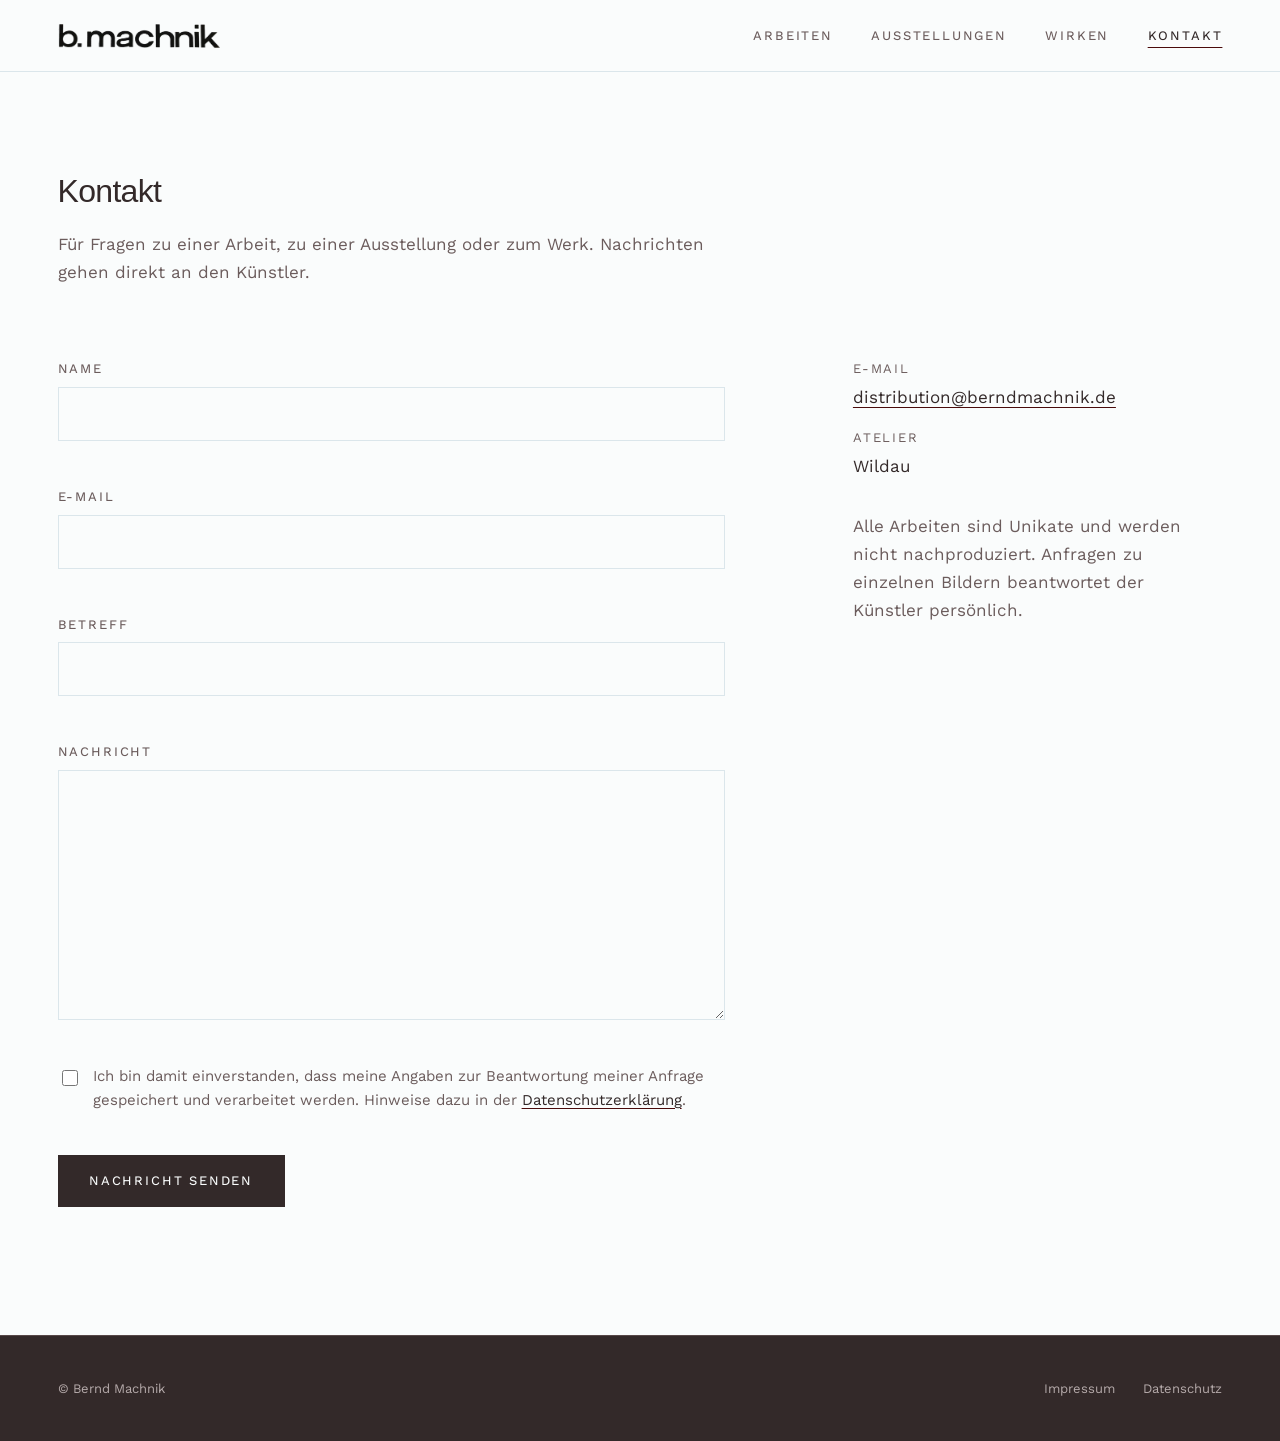
<file: bmachnik/kontakt.html>
<!doctype html>
<html lang="de">
<head>
  <meta charset="utf-8">
  <meta name="viewport" content="width=device-width, initial-scale=1">
  <title>Kontakt – Bernd Machnik</title>
  <meta name="description" content="Kontakt zu Bernd Machnik: Anfragen zu Arbeiten und Ausstellungen.">
  <meta name="theme-color" content="#fafcfc">
  <meta name="robots" content="index, follow, max-image-preview:large">
  <link rel="canonical" href="https://berndmachnik.de/kontakt.html">
  <meta property="og:type" content="website">
  <meta property="og:locale" content="de_DE">
  <meta property="og:site_name" content="b.machnik">
  <meta property="og:title" content="Kontakt – Bernd Machnik">
  <meta property="og:description" content="Kontakt zu Bernd Machnik: Anfragen zu Arbeiten und Ausstellungen.">
  <meta property="og:url" content="https://berndmachnik.de/kontakt.html">
  <meta property="og:image" content="https://berndmachnik.de/bilder/seite/og.jpg">
  <meta name="twitter:card" content="summary_large_image">
  <link rel="icon" href="favicon.ico" sizes="32x32">
  <link rel="icon" href="favicon.svg" type="image/svg+xml">
  <link rel="apple-touch-icon" href="apple-touch-icon.png">
  <link rel="preload" href="fonts/work-sans-latin-wght-normal.woff2" as="font" type="font/woff2" crossorigin>
  <link rel="stylesheet" href="style.css">
  <script>document.documentElement.classList.add("js");</script>
  <script src="daten.js" defer></script>
  <script src="site.js" defer></script>
</head>
<body data-seite="kontakt">
  <a class="sprunglink" href="#inhalt">Zum Inhalt</a>

  <header class="kopf" data-kopf>
    <div class="innen kopf__innen">
      <a class="wortmarke" href="index.html"><img src="bilder/seite/logo.webp" alt="b.machnik – zur Startseite" width="400" height="59"></a>
      <nav class="navigation" aria-label="Hauptnavigation">
        <ul>
          <li><a href="arbeiten.html">Arbeiten</a></li>
          <li><a href="ausstellungen.html">Ausstellungen</a></li>
          <li><a href="wirken.html">Wirken</a></li>
          <li><a href="kontakt.html" aria-current="page">Kontakt</a></li>
        </ul>
      </nav>
      <button class="menue-knopf knopf-text" type="button" aria-haspopup="dialog" aria-expanded="false" aria-controls="menue" data-menue-oeffnen>Menü</button>
    </div>
  </header>

  <dialog class="menue" id="menue" aria-label="Menü">
    <div class="innen menue__kopf">
      <a class="wortmarke" href="index.html"><img src="bilder/seite/logo.webp" alt="b.machnik – zur Startseite" width="400" height="59"></a>
      <button class="knopf-text" type="button" data-menue-schliessen>Schließen</button>
    </div>
    <nav class="innen" aria-label="Hauptnavigation">
      <ul>
        <li><a href="arbeiten.html">Arbeiten</a></li>
        <li><a href="ausstellungen.html">Ausstellungen</a></li>
        <li><a href="wirken.html">Wirken</a></li>
        <li><a href="kontakt.html" aria-current="page">Kontakt</a></li>
      </ul>
    </nav>
  </dialog>

  <main id="inhalt" class="seite innen">
    <header class="seitenkopf">
      <h1>Kontakt</h1>
      <p>Für Fragen zu einer Arbeit, zu einer Ausstellung oder zum Werk. Nachrichten
        gehen direkt an den Künstler.</p>
    </header>

    <div class="kontakt__spalten">
      <div class="kontakt__formular">
        <!-- Netlify nimmt dieses Formular entgegen und stellt es per E-Mail zu.
             Dafür sorgt allein das Attribut data-netlify="true".
             Nach dem Absenden landet der Besucher auf danke.html. -->
        <form class="formular" name="kontakt" method="POST" action="/danke.html"
              data-netlify="true" netlify-honeypot="bot-field">
          <input type="hidden" name="form-name" value="kontakt">

          <p class="honigtopf" aria-hidden="true">
            <label>Dieses Feld bitte frei lassen <input name="bot-field" tabindex="-1" autocomplete="off"></label>
          </p>

          <p class="feld">
            <label for="f-name">Name</label>
            <input id="f-name" name="name" type="text" autocomplete="name" required>
          </p>

          <p class="feld">
            <label for="f-mail">E-Mail</label>
            <input id="f-mail" name="email" type="email" autocomplete="email" required>
          </p>

          <p class="feld">
            <label for="f-betreff">Betreff</label>
            <input id="f-betreff" name="betreff" type="text">
          </p>

          <p class="feld">
            <label for="f-nachricht">Nachricht</label>
            <textarea id="f-nachricht" name="nachricht" rows="8" required></textarea>
          </p>

          <p class="zustimmung">
            <input id="f-datenschutz" name="datenschutz" type="checkbox" required>
            <label for="f-datenschutz">Ich bin damit einverstanden, dass meine Angaben zur
              Beantwortung meiner Anfrage gespeichert und verarbeitet werden. Hinweise dazu
              in der <a href="impressum.html#datenschutz">Datenschutzerklärung</a>.</label>
          </p>

          <button class="knopf" type="submit">Nachricht senden</button>
        </form>
      </div>

      <aside class="kontakt__neben">
        <dl data-kontakt>
          <noscript>
            <div><dt>E-Mail</dt><dd>Die Adresse steht im <a href="impressum.html">Impressum</a>.</dd></div>
          </noscript>
        </dl>
        <p>Alle Arbeiten sind Unikate und werden nicht nachproduziert. Anfragen zu
          einzelnen Bildern beantwortet der Künstler persönlich.</p>
      </aside>
    </div>
  </main>

  <footer class="fuss dunkel">
    <div class="innen fuss__innen">
      <p>© Bernd Machnik</p>
      <ul>
        <li><a href="impressum.html">Impressum</a></li>
        <li><a href="impressum.html#datenschutz">Datenschutz</a></li>
      </ul>
    </div>
  </footer>
</body>
</html>
</file>
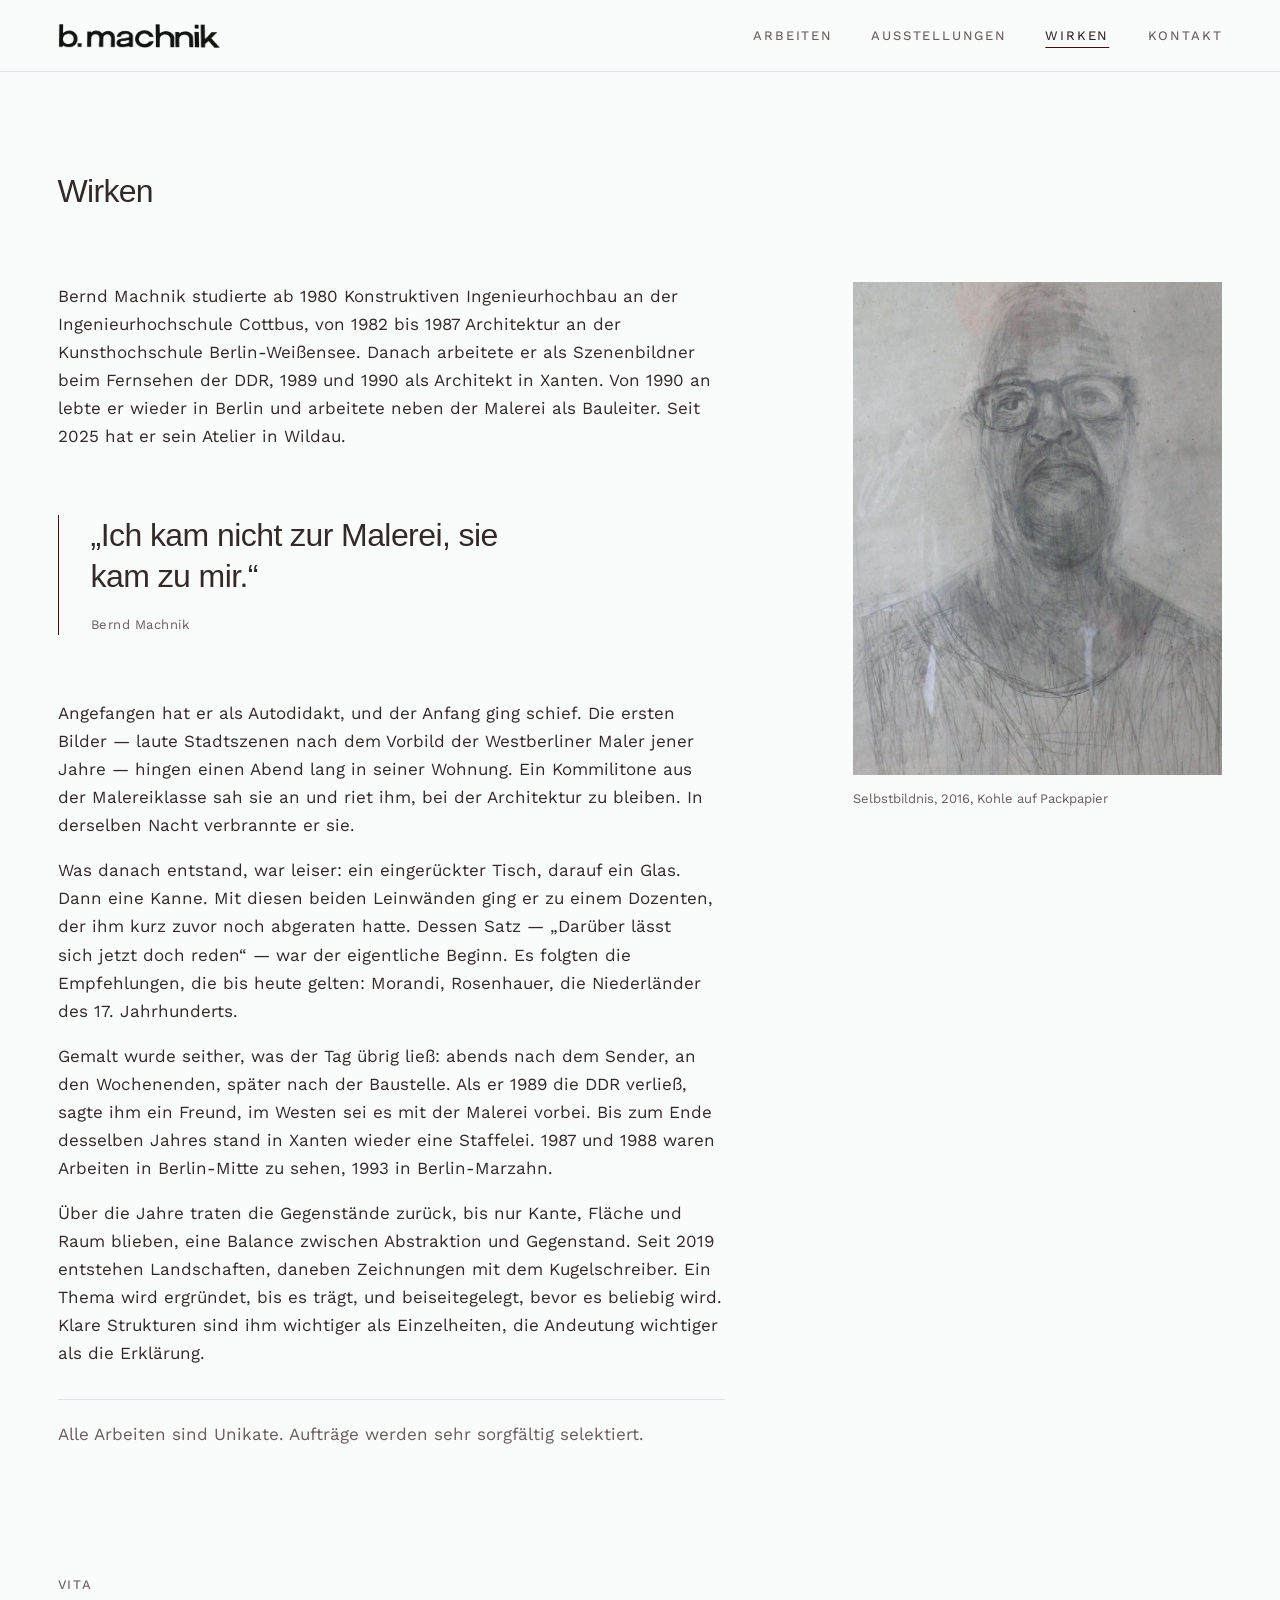
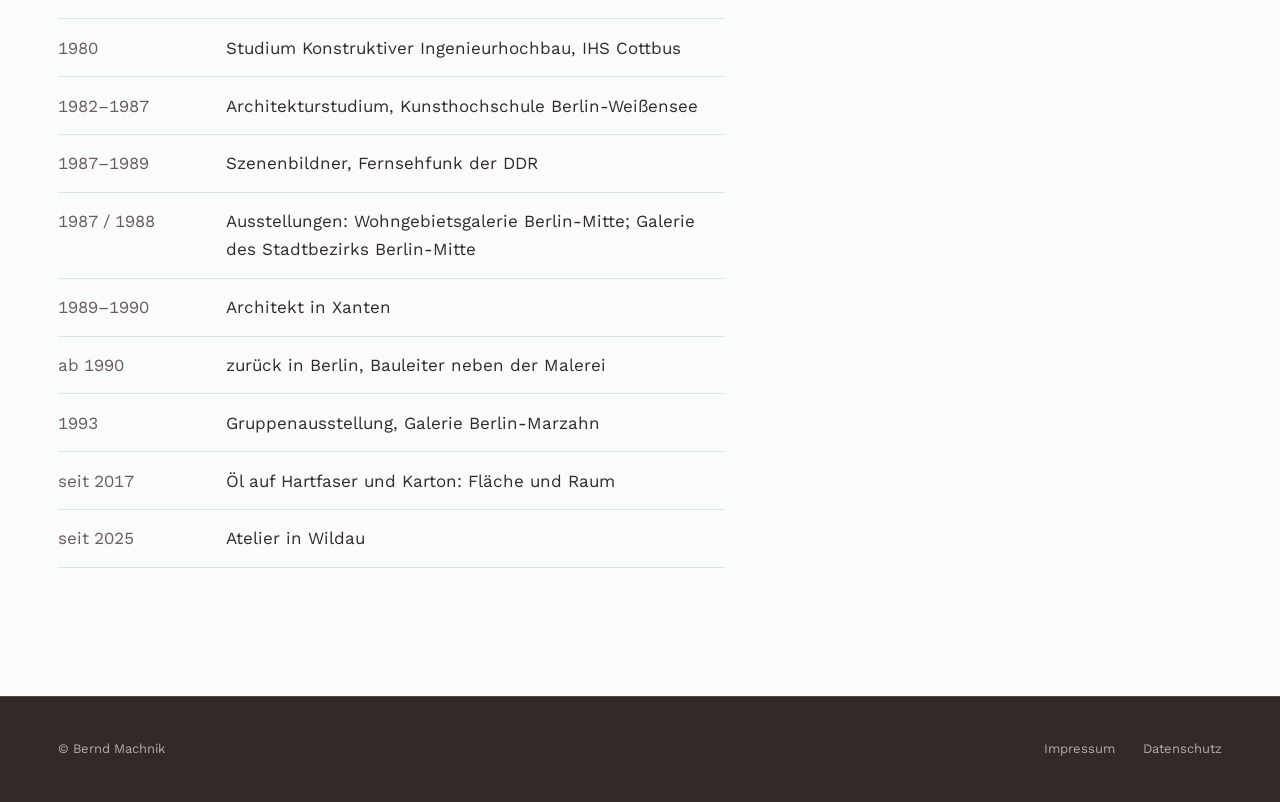
<file: bmachnik/wirken.html>
<!doctype html>
<html lang="de">
<head>
  <meta charset="utf-8">
  <meta name="viewport" content="width=device-width, initial-scale=1">
  <title>Wirken – Bernd Machnik, Maler und Zeichner</title>
  <meta name="description" content="Werdegang von Bernd Machnik: Architekturstudium an der Kunsthochschule Berlin-Weißensee, Szenenbildner beim Fernsehen der DDR, seit den 1980er-Jahren Malerei. Atelier in Wildau.">
  <meta name="theme-color" content="#fafcfc">
  <meta name="robots" content="index, follow, max-image-preview:large">
  <link rel="canonical" href="https://berndmachnik.de/wirken.html">
  <meta property="og:type" content="profile">
  <meta property="og:locale" content="de_DE">
  <meta property="og:site_name" content="b.machnik">
  <meta property="og:title" content="Wirken – Bernd Machnik">
  <meta property="og:description" content="Werdegang und Vita von Bernd Machnik, Maler und Zeichner.">
  <meta property="og:url" content="https://berndmachnik.de/wirken.html">
  <meta property="og:image" content="https://berndmachnik.de/bilder/seite/og.jpg">
  <meta name="twitter:card" content="summary_large_image">
  <link rel="icon" href="favicon.ico" sizes="32x32">
  <link rel="icon" href="favicon.svg" type="image/svg+xml">
  <link rel="apple-touch-icon" href="apple-touch-icon.png">
  <link rel="preload" href="fonts/work-sans-latin-wght-normal.woff2" as="font" type="font/woff2" crossorigin>
  <link rel="stylesheet" href="style.css">
  <script>document.documentElement.classList.add("js");</script>
  <script src="daten.js" defer></script>
  <script src="site.js" defer></script>
</head>
<body data-seite="wirken">
  <a class="sprunglink" href="#inhalt">Zum Inhalt</a>

  <header class="kopf" data-kopf>
    <div class="innen kopf__innen">
      <a class="wortmarke" href="index.html"><img src="bilder/seite/logo.webp" alt="b.machnik – zur Startseite" width="400" height="59"></a>
      <nav class="navigation" aria-label="Hauptnavigation">
        <ul>
          <li><a href="arbeiten.html">Arbeiten</a></li>
          <li><a href="ausstellungen.html">Ausstellungen</a></li>
          <li><a href="wirken.html" aria-current="page">Wirken</a></li>
          <li><a href="kontakt.html">Kontakt</a></li>
        </ul>
      </nav>
      <button class="menue-knopf knopf-text" type="button" aria-haspopup="dialog" aria-expanded="false" aria-controls="menue" data-menue-oeffnen>Menü</button>
    </div>
  </header>

  <dialog class="menue" id="menue" aria-label="Menü">
    <div class="innen menue__kopf">
      <a class="wortmarke" href="index.html"><img src="bilder/seite/logo.webp" alt="b.machnik – zur Startseite" width="400" height="59"></a>
      <button class="knopf-text" type="button" data-menue-schliessen>Schließen</button>
    </div>
    <nav class="innen" aria-label="Hauptnavigation">
      <ul>
        <li><a href="arbeiten.html">Arbeiten</a></li>
        <li><a href="ausstellungen.html">Ausstellungen</a></li>
        <li><a href="wirken.html" aria-current="page">Wirken</a></li>
        <li><a href="kontakt.html">Kontakt</a></li>
      </ul>
    </nav>
  </dialog>

  <main id="inhalt" class="seite innen wirken">
    <header class="seitenkopf">
      <h1>Wirken</h1>
    </header>

    <div class="wirken__text prosa">
      <p>Bernd Machnik studierte ab 1980 Konstruktiven Ingenieurhochbau an der
        Ingenieurhochschule Cottbus, von 1982 bis 1987 Architektur an der Kunsthochschule
        Berlin-Weißensee. Danach arbeitete er als Szenenbildner beim Fernsehen der DDR,
        1989 und 1990 als Architekt in Xanten. Von 1990 an lebte er wieder
        in Berlin und arbeitete neben der Malerei als Bauleiter. Seit 2025 hat er sein Atelier in Wildau.</p>

      <figure class="zitat">
        <blockquote>
          <p>„Ich kam nicht zur Malerei, sie kam zu mir.“</p>
        </blockquote>
        <figcaption>Bernd Machnik</figcaption>
      </figure>

      <p>Angefangen hat er als Autodidakt, und der Anfang ging schief. Die ersten Bilder —
        laute Stadtszenen nach dem Vorbild der Westberliner Maler jener Jahre — hingen einen
        Abend lang in seiner Wohnung. Ein Kommilitone aus der Malereiklasse sah sie an und
        riet ihm, bei der Architektur zu bleiben. In derselben Nacht verbrannte er sie.</p>

      <p>Was danach entstand, war leiser: ein eingerückter Tisch, darauf ein Glas. Dann eine
        Kanne. Mit diesen beiden Leinwänden ging er zu einem Dozenten, der ihm kurz zuvor
        noch abgeraten hatte. Dessen Satz — „Darüber lässt sich jetzt doch reden“ — war der
        eigentliche Beginn. Es folgten die Empfehlungen, die bis heute gelten: Morandi,
        Rosenhauer, die Niederländer des 17. Jahrhunderts.</p>

      <p>Gemalt wurde seither, was der Tag übrig ließ: abends nach dem Sender, an den
        Wochenenden, später nach der Baustelle. Als er 1989 die DDR verließ, sagte ihm ein
        Freund, im Westen sei es mit der Malerei vorbei. Bis zum Ende desselben Jahres stand
        in Xanten wieder eine Staffelei. 1987 und 1988 waren Arbeiten in Berlin-Mitte zu
        sehen, 1993 in Berlin-Marzahn.</p>

      <p>Über die Jahre traten die Gegenstände zurück, bis nur Kante, Fläche und Raum
        blieben, eine Balance zwischen Abstraktion und Gegenstand. Seit 2019 entstehen
        Landschaften, daneben Zeichnungen mit dem Kugelschreiber. Ein Thema wird ergründet,
        bis es trägt, und beiseitegelegt, bevor es beliebig wird. Klare Strukturen sind ihm
        wichtiger als Einzelheiten, die Andeutung wichtiger als die Erklärung.</p>

      <p class="wirken__unikat">Alle Arbeiten sind Unikate. Aufträge werden sehr sorgfältig selektiert.</p>
    </div>

    <figure class="wirken__portrait" data-portrait></figure>

    <section class="wirken__vita" aria-labelledby="vita-titel">
      <h2 id="vita-titel" class="etikett">Vita</h2>
      <ol class="vita" data-vita></ol>
      <noscript><p class="hinweis">Die Vita wird mit JavaScript angezeigt.</p></noscript>
    </section>
  </main>

  <footer class="fuss dunkel">
    <div class="innen fuss__innen">
      <p>© Bernd Machnik</p>
      <ul>
        <li><a href="impressum.html">Impressum</a></li>
        <li><a href="impressum.html#datenschutz">Datenschutz</a></li>
      </ul>
    </div>
  </footer>
</body>
</html>
</file>
<file: bmachnik/style.css>
/* ==========================================================================
   b.machnik – Stylesheet
   Alle Farben, Schriften und Grundmaße stehen im :root-Block direkt unten.
   Farbwerte (Hex) kommen nur dort vor; alles andere verweist auf Variablen.
   ========================================================================== */

/* Schriften -----------------------------------------------------------------
   Work Sans liegt im Ordner fonts/ und wird mitgeliefert.
   Für die Überschriften ist Inter vorgesehen. Die Datei lässt sich jederzeit
   nachrüsten — siehe PFLEGE.md, Abschnitt „Schrift nachrüsten“. Solange sie
   fehlt, greift automatisch die Systemschrift (Helvetica Neue, Arial).
   -------------------------------------------------------------------------- */

/* Zum Nachrüsten von Inter: die beiden folgenden Zeilen entkommentieren,
   also das Sternchen-Paar davor und dahinter entfernen.
@font-face {
  font-family: "Inter Variable";
  src: url("fonts/inter-latin-wght-normal.woff2") format("woff2");
  font-weight: 100 900;
  font-style: normal;
  font-display: swap;
}
*/

@font-face {
  font-family: "Work Sans";
  src: url("fonts/work-sans-latin-wght-normal.woff2") format("woff2");
  font-weight: 100 900;
  font-style: normal;
  font-display: swap;
}

:root {
  /* Farben — Vorgabe Bernd Machnik, Oktober 2026.
     Die vier Grundwerte stehen zuerst, darunter nur Aufhellungen und
     Abdunklungen davon. Andere Farben kommen auf der Seite nicht vor. */
  --weiss:          #fafcfc;   /* helle Grundfläche */
  --grau:           #c5d6de;   /* zweite helle Fläche, Platzhalter */
  --dunkel:         #332929;   /* dunkle Fläche und Text auf hell */
  --akzent:         #4a0b0b;   /* Akzent auf hell: Links, Linien, Fokus */

  --grau-linie:     #dbe6eb;   /* Haarlinien auf hell */
  --dunkel-tief:    #241d1d;   /* Werkansicht (Lightbox) */
  --dunkel-flaeche: #453838;   /* Platzhalter auf dunkel */
  --dunkel-linie:   #574848;   /* Haarlinien auf dunkel */
  --leise-hell:     #6b5c5c;   /* gedämpfter Text auf hell */
  --leise-dunkel:   #b5aaaa;   /* gedämpfter Text auf dunkel */
  --akzent-dunkel:  #c5d6de;   /* Akzent auf dunkel (dort ist 4a0b0b unlesbar) */

  /* Schriften */
  --schrift-titel: "Inter Variable", Inter, "Helvetica Neue", Helvetica, Arial, sans-serif;
  --schrift-text:  "Work Sans", -apple-system, "Segoe UI", Helvetica, Arial, sans-serif;

  /* Schriftgrößen */
  /* Nur drei Größen auf der ganzen Seite: Titel (alle Überschriften und
     hervorgehobenen Sätze), Text und Klein (Etiketten, Angaben, Menü). */
  --groesse-titel:     clamp(1.5rem, 1.25rem + 1vw, 2rem);
  --groesse-abschnitt: var(--groesse-titel);
  --groesse-text:      1.0625rem;
  --groesse-klein:     0.8125rem;

  /* Maße */
  --breite:      90rem;                          /* maximale Inhaltsbreite */
  --rand:        clamp(1rem, 4.5vw, 4rem);       /* seitlicher Rand */
  --abstand:     clamp(1rem, 2.2vw, 2rem);       /* Lücke im Raster */
  --zeilenhoehe: clamp(10rem, 19vw, 19rem);      /* Bildhöhe im Werkraster */
  --kopfhoehe:   4.5rem;
  --sektion:     clamp(4.5rem, 10vw, 8.5rem);    /* Abstand zwischen Abschnitten */
}

/* Farbflächen: hell ist Standard, „dunkel“ für einzelne Blöcke ------------- */

body,
.hell {
  --grund: var(--weiss);
  --text: var(--dunkel);
  --text-leise: var(--leise-hell);
  --link: var(--dunkel);
  --ton: var(--akzent);
  --linie: var(--grau-linie);
  --platzhalter: var(--grau);
  --fokus: var(--akzent);
}

.dunkel {
  --grund: var(--dunkel);
  --text: var(--weiss);
  --text-leise: var(--leise-dunkel);
  --link: var(--weiss);
  --ton: var(--akzent-dunkel);
  --linie: var(--dunkel-linie);
  --platzhalter: var(--dunkel-flaeche);
  --fokus: var(--akzent-dunkel);
}

/* Grundlagen ---------------------------------------------------------------- */

*,
*::before,
*::after {
  box-sizing: border-box;
}

html {
  -webkit-text-size-adjust: 100%;
  text-size-adjust: 100%;
}

html:has(dialog[open]) {
  overflow: hidden;
}

body {
  margin: 0;
  min-height: 100vh;
  display: flex;
  flex-direction: column;
  background: var(--grund);
  color: var(--text);
  font-family: var(--schrift-text);
  font-size: var(--groesse-text);
  font-weight: 400;
  line-height: 1.65;
  font-kerning: normal;
  -webkit-font-smoothing: antialiased;
  -moz-osx-font-smoothing: grayscale;
}

main {
  display: block;
  flex: 1 0 auto;
}

img {
  display: block;
  max-width: 100%;
  height: auto;
}

h1,
h2,
h3 {
  margin: 0;
  font-family: var(--schrift-titel);
  font-weight: 500;
  line-height: 1.12;
  letter-spacing: -0.022em;
  text-wrap: balance;
}

p {
  margin: 0 0 1em;
  text-wrap: pretty;
}

p:last-child {
  margin-bottom: 0;
}

a {
  color: var(--link);
  text-decoration-line: underline;
  text-decoration-color: var(--ton);
  text-decoration-thickness: 1px;
  text-underline-offset: 0.22em;
}

a:hover {
  text-decoration-color: currentColor;
}

:focus-visible {
  outline: 2px solid var(--fokus);
  outline-offset: 3px;
}

[id] {
  scroll-margin-top: calc(var(--kopfhoehe) + 1.5rem);
}

button {
  font: inherit;
  color: inherit;
}

.unsichtbar {
  position: absolute;
  width: 1px;
  height: 1px;
  margin: -1px;
  padding: 0;
  overflow: hidden;
  clip: rect(0 0 0 0);
  white-space: nowrap;
  border: 0;
}

.innen {
  width: 100%;
  max-width: var(--breite);
  margin-inline: auto;
  padding-inline: var(--rand);
}

.sprunglink {
  position: absolute;
  top: -10rem;
  left: var(--rand);
  z-index: 100;
  padding: 0.6rem 1rem;
  background: var(--weiss);
  color: var(--dunkel);
  text-decoration: none;
}

.sprunglink:focus {
  top: 1rem;
}

/* Kleine Beschriftungen: Etiketten, Verweise, Knöpfe ------------------------ */

.etikett,
.verweis,
.knopf-text {
  font-family: var(--schrift-text);
  font-size: var(--groesse-klein);
  font-weight: 450;
  line-height: 1.4;
  letter-spacing: 0.14em;
  text-transform: uppercase;
}

.etikett {
  color: var(--text-leise);
}

.verweis {
  display: inline-block;
  padding-block: 0.6rem;
  color: var(--text);
  text-decoration-color: var(--ton);
  text-underline-offset: 0.55em;
}

.knopf-text {
  padding: 0.6rem 0;
  border: 0;
  background: none;
  color: var(--text-leise);
  cursor: pointer;
}

.knopf-text:hover {
  color: var(--text);
}

.hinweis {
  color: var(--text-leise);
}

/* Kopfzeile ----------------------------------------------------------------- */

.kopf {
  position: fixed;
  inset: 0 0 auto 0;
  z-index: 50;
  height: var(--kopfhoehe);
  background: var(--grund);
  border-bottom: 1px solid var(--linie);
  color: var(--text);
}

.kopf__innen {
  display: flex;
  align-items: center;
  justify-content: space-between;
  gap: 2rem;
  height: 100%;
}

.wortmarke {
  display: inline-flex;
  align-items: center;
  color: var(--text);
  text-decoration: none;
  padding-block: 0.5rem;
}

.wortmarke img {
  width: auto;
  height: 1.5rem;
}

/* Auf dunklem Grund wird das schwarze Logo aufgehellt. */
.dunkel .wortmarke img {
  filter: invert(1);
}

.navigation ul {
  display: flex;
  flex-wrap: wrap;
  gap: 0 clamp(1.5rem, 3vw, 2.75rem);
  margin: 0;
  padding: 0;
  list-style: none;
}

.navigation a {
  display: inline-block;
  padding-block: 0.6rem;
  font-size: var(--groesse-klein);
  font-weight: 450;
  letter-spacing: 0.14em;
  text-transform: uppercase;
  color: var(--text-leise);
  text-decoration-color: transparent;
  text-underline-offset: 0.55em;
}

.navigation a:hover {
  color: var(--text);
}

.navigation a[aria-current="page"] {
  color: var(--text);
  text-decoration-color: var(--ton);
}

.menue-knopf {
  display: none;
}

@media (max-width: 47.99rem) {
  .js .navigation {
    display: none;
  }

  .js .menue-knopf {
    display: inline-block;
  }
}

/* Mobiles Menü (Overlay) ---------------------------------------------------- */

.menue {
  position: fixed;
  inset: 0;
  width: 100%;
  height: 100%;
  max-width: none;
  max-height: none;
  margin: 0;
  padding: 0;
  border: 0;
  overflow-y: auto;
  background: var(--grund);
  color: var(--text);
}

.menue::backdrop {
  background: var(--dunkel);
}

.menue__kopf {
  display: flex;
  align-items: center;
  justify-content: space-between;
  height: var(--kopfhoehe);
  border-bottom: 1px solid var(--linie);
}

.menue ul {
  display: grid;
  gap: 0.5rem;
  margin: 0;
  padding: 2.5rem 0;
  list-style: none;
}

.menue ul a {
  display: inline-block;
  padding-block: 0.4rem;
  font-family: var(--schrift-titel);
  font-size: var(--groesse-abschnitt);
  font-weight: 500;
  letter-spacing: -0.022em;
  color: var(--text);
  text-decoration: none;
}

/* Startseite: Bildlauf im Kopfbereich ---------------------------------------
   Vollflächiger Wechsel der Bilder aus daten.js (HINTERGRUND), alle 5 Sekunden
   weich überblendet. Wer im Betriebssystem „Bewegung reduzieren“ eingestellt
   hat, sieht nur das erste Bild — ohne Wechsel.
   -------------------------------------------------------------------------- */

.hero {
  position: relative;
  display: flex;
  align-items: flex-end;
  min-height: calc(100svh - var(--kopfhoehe));
  margin-top: var(--kopfhoehe);
  padding-block: clamp(3rem, 9vw, 6.5rem);
  overflow: hidden;
  background: var(--grund);
  color: var(--text);
}

.hero__buehne {
  position: absolute;
  inset: 0;
  margin: 0;
}

.hero__buehne img {
  position: absolute;
  inset: 0;
  width: 100%;
  height: 100%;
  object-fit: cover;
  opacity: 0;
  transition: opacity 1.6s ease-in-out;
}

.hero__buehne img.ist-sichtbar {
  opacity: 1;
}

.hero__text {
  position: relative;
  width: 100%;
}

.hero__text h1 {
  font-size: var(--groesse-titel);
  font-weight: 400;
  letter-spacing: -0.01em;
  margin-bottom: 0.8rem;
}

@media (prefers-reduced-motion: reduce) {
  .hero__buehne img {
    transition: none;
  }
}

/* Abschnitte ---------------------------------------------------------------- */

.abschnitt {
  padding-block: var(--sektion);
  border-top: 1px solid var(--linie);
}

/* Ein Abschnitt mit der Klasse „dunkel“ bekommt die dunkle Fläche. */
.abschnitt.dunkel {
  background: var(--grund);
  color: var(--text);
  border-top-color: transparent;
}

.abschnitt__kopf {
  display: flex;
  flex-wrap: wrap;
  align-items: baseline;
  justify-content: space-between;
  gap: 0.5rem 2rem;
  margin-bottom: clamp(2rem, 4vw, 3.25rem);
}

.abschnitt__kopf h2 {
  font-size: var(--groesse-abschnitt);
}

.teaser {
  display: grid;
  grid-template-columns: repeat(12, minmax(0, 1fr));
  column-gap: var(--abstand);
  row-gap: 1.5rem;
}

.teaser .etikett {
  grid-column: 1 / span 3;
  padding-top: 0.55rem;
}

.teaser__inhalt {
  grid-column: 4 / span 8;
}

.teaser__satz {
  max-width: 40ch;
  margin-bottom: 1.75rem;
  font-family: var(--schrift-titel);
  font-size: var(--groesse-abschnitt);
  font-weight: 420;
  letter-spacing: -0.018em;
  line-height: 1.3;
}

@media (max-width: 47.99rem) {
  .teaser .etikett,
  .teaser__inhalt {
    grid-column: 1 / -1;
  }
}

/* Unterseiten --------------------------------------------------------------- */

.seite {
  padding-top: calc(var(--kopfhoehe) + clamp(3rem, 8vw, 6.5rem));
  padding-bottom: var(--sektion);
}

.seitenkopf {
  max-width: 46rem;
  margin-bottom: clamp(2.75rem, 6vw, 4.5rem);
}

.seitenkopf h1 {
  font-size: var(--groesse-titel);
}

.seitenkopf h1 + p {
  max-width: 60ch;
  margin-top: 1.25rem;
  color: var(--text-leise);
}

.seitenkopf .zitat {
  margin: clamp(2rem, 4vw, 3rem) 0 0;
}

/* Werkraster: bündige Zeilen ------------------------------------------------
   Jedes Werk bekommt --r (Breite / Höhe). Breite wächst proportional zu --r,
   dadurch haben alle Bilder einer Zeile dieselbe Höhe. Nichts wird beschnitten. */

.raster {
  display: flex;
  flex-wrap: wrap;
  align-items: flex-start;
  gap: calc(var(--abstand) * 1.6) var(--abstand);
  margin: 0;
  padding: 0;
  list-style: none;
}

.raster > li {
  flex: var(--r, 1.25) 1 calc(var(--r, 1.25) * var(--zeilenhoehe));
  min-width: 0;
}

.raster::after {
  content: "";
  flex: 1000 1 0px;
}

@media (max-width: 34.99rem) {
  .raster > li {
    flex-basis: 100%;
  }

  .raster::after {
    display: none;
  }
}

.werk {
  margin: 0;
}

.werk__link {
  display: block;
  color: inherit;
  text-decoration: none;
}

.werk__angabe {
  margin-top: 0.8rem;
  font-size: var(--groesse-klein);
  line-height: 1.5;
  color: var(--text-leise);
}

.werk__angabe span {
  display: block;
}

/* Nur die drei Grafiken mit Namen haben einen Titel */
.werk__titel {
  color: var(--text);
}

/* Hinweis bei Werken, die nicht mehr zu haben sind: kleiner Punkt und ein Wort.
   Das Bild selbst bleibt unverändert. Die Wörter stehen in daten.js (STATUS). */
.werk__status {
  display: inline-flex;
  align-items: center;
  gap: 0.55em;
}

.werk__status::before {
  content: "";
  flex: none;
  width: 0.5em;
  height: 0.5em;
  border-radius: 50%;
  background: var(--ton);
}

.werk__angabe .werk__status {
  display: flex;
  margin-top: 0.15rem;
}

.lightbox__angabe .werk__status {
  margin-left: 1.25rem;
}

@media (hover: hover) {
  .werk__link:hover .rahmen {
    opacity: 0.85;
  }
}

/* Bildrahmen mit ruhigem Platzhalter -----------------------------------------
   Der Rahmen hält die Proportion. Fehlt die Bilddatei, bleibt nur die Fläche. */

.rahmen {
  position: relative;
  display: block;
  aspect-ratio: var(--r, 1.25);
  background: var(--platzhalter);
}

.rahmen img {
  width: 100%;
  height: 100%;
  object-fit: contain;
}

.js .rahmen img {
  opacity: 0;
}

.js .rahmen.ist-geladen img {
  opacity: 1;
}

.rahmen.ist-geladen {
  background: transparent;
}

.rahmen.ohne-bild img {
  visibility: hidden;
}

.rahmen--raum {
  aspect-ratio: 3 / 2;
}

.rahmen--raum img {
  object-fit: cover;
}

.rahmen--raum.rahmen--enthalten img {
  object-fit: contain;
  object-position: left bottom;
}

/* Arbeiten: Filter und Serien ----------------------------------------------- */

.filter {
  display: flex;
  flex-wrap: wrap;
  gap: 0 clamp(1.25rem, 2.5vw, 2.25rem);
  margin-bottom: clamp(3rem, 6vw, 5rem);
  padding-bottom: 0.5rem;
  border-bottom: 1px solid var(--linie);
}

.filter .knopf-text {
  text-decoration-line: underline;
  text-decoration-color: transparent;
  text-decoration-thickness: 1px;
  text-underline-offset: 0.55em;
}

.filter .knopf-text[aria-pressed="true"] {
  color: var(--text);
  text-decoration-color: var(--ton);
}

.serie + .serie {
  margin-top: var(--sektion);
}

.serie__kopf {
  display: flex;
  flex-wrap: wrap;
  align-items: baseline;
  gap: 0.25rem 1.25rem;
  margin-bottom: clamp(1.75rem, 3.5vw, 2.75rem);
}

.serie__kopf h2 {
  font-size: var(--groesse-abschnitt);
}

.serie__zeit {
  font-size: var(--groesse-klein);
  letter-spacing: 0.04em;
  color: var(--text-leise);
}

/* Werkansicht (Lightbox) ---------------------------------------------------- */

.lightbox {
  position: fixed;
  inset: 0;
  width: 100%;
  height: 100%;
  max-width: none;
  max-height: none;
  margin: 0;
  padding: 0;
  border: 0;
  overflow: hidden;
  background: var(--dunkel-tief);
  color: var(--text);
  --platzhalter: var(--dunkel-flaeche);
  --leiste: 6rem;
}

.lightbox[open] {
  display: grid;
  grid-template-rows: minmax(0, 1fr) auto;
}

.lightbox::backdrop {
  background: var(--dunkel-tief);
}

.lightbox__buehne {
  display: flex;
  align-items: center;
  justify-content: center;
  min-height: 0;
  padding: clamp(1rem, 4vh, 2.5rem) var(--rand) 0;
}

.lightbox__buehne .rahmen {
  width: min(100%, calc((100svh - var(--leiste) - 4rem) * var(--r, 1.25)));
  max-height: 100%;
}

.lightbox__leiste {
  display: flex;
  flex-wrap: wrap;
  align-items: baseline;
  justify-content: space-between;
  gap: 0.25rem 2rem;
  padding: 1.25rem var(--rand) 1.5rem;
  font-size: var(--groesse-klein);
}

.lightbox__angabe {
  flex: 1 1 22rem;
  margin: 0;
}

.lightbox__zaehler {
  margin: 0;
  color: var(--text-leise);
  font-variant-numeric: tabular-nums;
}

.lightbox__steuerung {
  display: flex;
  gap: 1.75rem;
}

@media (max-width: 47.99rem) {
  .lightbox {
    --leiste: 9.5rem;
  }
}

/* Ausstellungen ------------------------------------------------------------- */

.karte {
  display: grid;
  gap: 1.25rem;
  align-content: start;
}

.karte__bild {
  margin: 0;
}

.karte__zeit {
  margin-bottom: 0.35rem;
  color: var(--text-leise);
}

.karte__ort {
  font-family: var(--schrift-titel);
  font-size: var(--groesse-text);
  font-weight: 520;
  line-height: 1.35;
  margin-bottom: 0.6rem;
}

.karte__titel {
  margin-bottom: 0.35rem;
}

.karte__beschreibung {
  color: var(--text-leise);
}

.karte--gross {
  grid-template-columns: repeat(12, minmax(0, 1fr));
  column-gap: var(--abstand);
  align-items: end;
}

.karte--gross .karte__bild {
  grid-column: 1 / span 7;
}

.karte--gross .karte__text {
  grid-column: 9 / -1;
}

.karte--gross .karte__ort {
  font-size: var(--groesse-abschnitt);
  font-weight: 500;
  letter-spacing: -0.022em;
  line-height: 1.2;
  margin-bottom: 1rem;
}

.karten {
  display: grid;
  grid-template-columns: repeat(3, minmax(0, 1fr));
  gap: clamp(2.5rem, 5vw, 3.5rem) var(--abstand);
  margin: clamp(3.5rem, 7vw, 5.5rem) 0 0;
  padding: 0;
  list-style: none;
}

@media (max-width: 59.99rem) {
  .karte--gross .karte__bild,
  .karte--gross .karte__text {
    grid-column: 1 / -1;
  }

  .karten {
    grid-template-columns: repeat(2, minmax(0, 1fr));
  }
}

@media (max-width: 34.99rem) {
  .karten {
    grid-template-columns: minmax(0, 1fr);
  }
}

.gruppe + .gruppe {
  margin-top: var(--sektion);
}

.gruppe > .etikett {
  margin-bottom: clamp(1.75rem, 3.5vw, 2.5rem);
}

.register {
  margin: 0;
  padding: 0;
  list-style: none;
  border-top: 1px solid var(--linie);
}

.register li {
  display: grid;
  grid-template-columns: 8rem minmax(0, 1fr) minmax(0, 1fr);
  gap: 0.15rem 2rem;
  padding-block: 1.1rem;
  border-bottom: 1px solid var(--linie);
}

.register__jahr {
  color: var(--text-leise);
  font-variant-numeric: tabular-nums;
}

.register__notiz {
  color: var(--text-leise);
}

@media (max-width: 40rem) {
  .register li {
    grid-template-columns: 4.5rem minmax(0, 1fr);
  }

  .register__notiz {
    grid-column: 2;
  }
}

/* Kontakt ------------------------------------------------------------------- */

.kontakt__raster {
  display: grid;
  grid-template-columns: repeat(12, minmax(0, 1fr));
  column-gap: var(--abstand);
  row-gap: 2rem;
}

.kontakt__raster h2 {
  grid-column: 1 / span 3;
  font-size: var(--groesse-abschnitt);
}

.kontakt__liste {
  grid-column: 4 / span 8;
  display: grid;
  gap: 1.25rem;
  margin: 0;
  padding-top: 0.5rem;
}

.kontakt__liste div {
  display: grid;
  grid-template-columns: 8rem minmax(0, 1fr);
  gap: 0 2rem;
}

.kontakt__liste dt {
  color: var(--text-leise);
}

.kontakt__liste dd {
  margin: 0;
  overflow-wrap: anywhere;
}

@media (max-width: 47.99rem) {
  .kontakt__raster h2,
  .kontakt__liste {
    grid-column: 1 / -1;
  }

  .kontakt__liste div {
    grid-template-columns: minmax(0, 1fr);
  }
}

/* Wirken -------------------------------------------------------------------- */

.wirken {
  display: grid;
  grid-template-columns: repeat(12, minmax(0, 1fr));
  column-gap: var(--abstand);
  align-items: start;
}

.wirken > .seitenkopf {
  grid-column: 1 / -1;
}

.wirken__text {
  grid-column: 1 / span 7;
}

.wirken__portrait {
  grid-column: 9 / -1;
  grid-row: 2 / span 2;
  position: sticky;
  top: calc(var(--kopfhoehe) + 2.5rem);
  margin: 0;
}

.wirken__portrait figcaption {
  margin-top: 0.8rem;
  font-size: var(--groesse-klein);
  color: var(--text-leise);
}

.wirken__vita {
  grid-column: 1 / span 7;
  margin-top: var(--sektion);
}

.wirken__vita .etikett {
  margin-bottom: 1.5rem;
}

.prosa {
  max-width: 65ch;
  hyphens: auto;
  -webkit-hyphens: auto;
  hyphenate-limit-chars: 10 4 4;
}

.zitat {
  margin: clamp(2.75rem, 6vw, 4rem) 0;
  padding-left: clamp(1.25rem, 3vw, 2rem);
  border-left: 1px solid var(--ton);
  hyphens: manual;
  -webkit-hyphens: manual;
}

.zitat blockquote {
  margin: 0;
}

.zitat blockquote p {
  max-width: 24ch;
  font-family: var(--schrift-titel);
  font-size: var(--groesse-abschnitt);
  font-weight: 400;
  letter-spacing: -0.018em;
  line-height: 1.3;
}

.zitat figcaption {
  margin-top: 1rem;
  font-size: var(--groesse-klein);
  letter-spacing: 0.04em;
  color: var(--text-leise);
}

.wirken__unikat {
  margin-top: 2rem;
  padding-top: 1.25rem;
  border-top: 1px solid var(--linie);
  color: var(--text-leise);
}

.vita {
  margin: 0;
  padding: 0;
  list-style: none;
  border-top: 1px solid var(--linie);
}

.vita li {
  display: grid;
  grid-template-columns: 8.5rem minmax(0, 1fr);
  gap: 0.15rem 2rem;
  padding-block: 0.9rem;
  border-bottom: 1px solid var(--linie);
}

.vita__zeit {
  color: var(--text-leise);
  font-variant-numeric: tabular-nums lining-nums;
}

@media (max-width: 59.99rem) {
  .wirken__text,
  .wirken__vita {
    grid-column: 1 / -1;
  }

  .wirken__portrait {
    position: static;
    grid-column: 1 / -1;
    grid-row: auto;
    max-width: 24rem;
    margin-top: var(--sektion);
  }
}

@media (max-width: 34.99rem) {
  .vita li {
    grid-template-columns: minmax(0, 1fr);
  }
}

/* Impressum und Datenschutz ------------------------------------------------- */

.rechtstext {
  max-width: 65ch;
  hyphens: auto;
  -webkit-hyphens: auto;
  hyphenate-limit-chars: 10 4 4;
}

.rechtstext h2 {
  margin: 3rem 0 0.75rem;
  font-size: var(--groesse-text);
  font-weight: 560;
}

.rechtstext h3 {
  margin: 2rem 0 0.4rem;
  font-family: var(--schrift-text);
  font-size: var(--groesse-text);
  font-weight: 560;
}

.rechtstext section:first-of-type h2 {
  margin-top: 0;
}

.rechtstext #datenschutz {
  margin-top: var(--sektion);
  padding-top: 2rem;
  border-top: 1px solid var(--linie);
}

/* Fußzeile ------------------------------------------------------------------ */

.fuss {
  background: var(--grund);
  color: var(--text-leise);
  border-top: 1px solid var(--linie);
  font-size: var(--groesse-klein);
}

.fuss__innen {
  display: flex;
  flex-wrap: wrap;
  align-items: center;
  justify-content: space-between;
  gap: 0.5rem 2rem;
  padding-block: 2rem;
}

.fuss p {
  margin: 0;
}

.fuss ul {
  display: flex;
  flex-wrap: wrap;
  gap: 0 1.75rem;
  margin: 0;
  padding: 0;
  list-style: none;
}

.fuss a {
  display: inline-block;
  padding-block: 0.6rem;
  color: var(--text-leise);
  text-decoration-color: transparent;
}

.fuss a:hover {
  color: var(--text);
  text-decoration-color: var(--ton);
}

/* Bewegung: nur, wenn nicht reduziert gewünscht ----------------------------- */

@keyframes einblenden {
  from { opacity: 0; }
  to   { opacity: 1; }
}

@media (prefers-reduced-motion: no-preference) {
  html {
    scroll-behavior: smooth;
  }

  main {
    animation: einblenden 0.6s ease-out both;
  }

  .rahmen img {
    transition: opacity 0.5s ease;
  }

  .rahmen {
    transition: opacity 0.25s ease;
  }

  .kopf {
    transition: background-color 0.3s ease, border-color 0.3s ease;
  }

  .lightbox[open],
  .menue[open] {
    animation: einblenden 0.25s ease-out;
  }
}

/* Kontaktformular ------------------------------------------------------------
   Das Formular wird von Netlify entgegengenommen und als E-Mail zugestellt.
   Im HTML steht dafür nur ein Attribut (data-netlify) — kein weiterer Code. */

.kontakt__spalten {
  display: grid;
  grid-template-columns: repeat(12, minmax(0, 1fr));
  column-gap: var(--abstand);
  row-gap: clamp(2.5rem, 5vw, 3.5rem);
  align-items: start;
}

.kontakt__formular {
  grid-column: 1 / span 7;
}

.kontakt__neben {
  grid-column: 9 / -1;
  color: var(--text-leise);
}

.kontakt__neben dl {
  display: grid;
  gap: 1rem;
  margin: 0 0 2rem;
}

.kontakt__neben dt {
  font-size: var(--groesse-klein);
  letter-spacing: 0.14em;
  text-transform: uppercase;
}

.kontakt__neben dd {
  margin: 0.2rem 0 0;
  color: var(--text);
  overflow-wrap: anywhere;
}

@media (max-width: 59.99rem) {
  .kontakt__formular,
  .kontakt__neben {
    grid-column: 1 / -1;
  }
}

.formular {
  display: grid;
  gap: clamp(1.25rem, 2.5vw, 1.75rem);
}

.feld {
  display: grid;
  gap: 0.45rem;
}

.feld label {
  font-size: var(--groesse-klein);
  font-weight: 450;
  letter-spacing: 0.14em;
  text-transform: uppercase;
  color: var(--text-leise);
}

.feld input,
.feld textarea {
  width: 100%;
  padding: 0.75rem 0.9rem;
  font: inherit;
  color: var(--text);
  background: var(--grund);
  border: 1px solid var(--linie);
  border-radius: 0;
}

.feld input:hover,
.feld textarea:hover {
  border-color: var(--text-leise);
}

.feld input:focus-visible,
.feld textarea:focus-visible {
  border-color: var(--fokus);
  outline: 2px solid var(--fokus);
  outline-offset: 1px;
}

.feld textarea {
  min-height: 11rem;
  resize: vertical;
}

.zustimmung {
  display: grid;
  grid-template-columns: auto minmax(0, 1fr);
  gap: 0 0.75rem;
  align-items: start;
  font-size: 0.9375rem;
  line-height: 1.55;
  color: var(--text-leise);
}

.zustimmung input {
  width: 1rem;
  height: 1rem;
  margin-top: 0.32rem;
  accent-color: var(--akzent);
}

.knopf {
  justify-self: start;
  padding: 0.9rem 1.9rem;
  font-family: var(--schrift-text);
  font-size: var(--groesse-klein);
  font-weight: 450;
  letter-spacing: 0.14em;
  text-transform: uppercase;
  color: var(--weiss);
  background: var(--dunkel);
  border: 1px solid var(--dunkel);
  cursor: pointer;
}

.knopf:hover {
  background: var(--akzent);
  border-color: var(--akzent);
}

/* Honigtopf gegen Spam: für Menschen unsichtbar, für Maschinen verlockend */
.honigtopf {
  position: absolute;
  left: -9999px;
  width: 1px;
  height: 1px;
  overflow: hidden;
}
</file>
